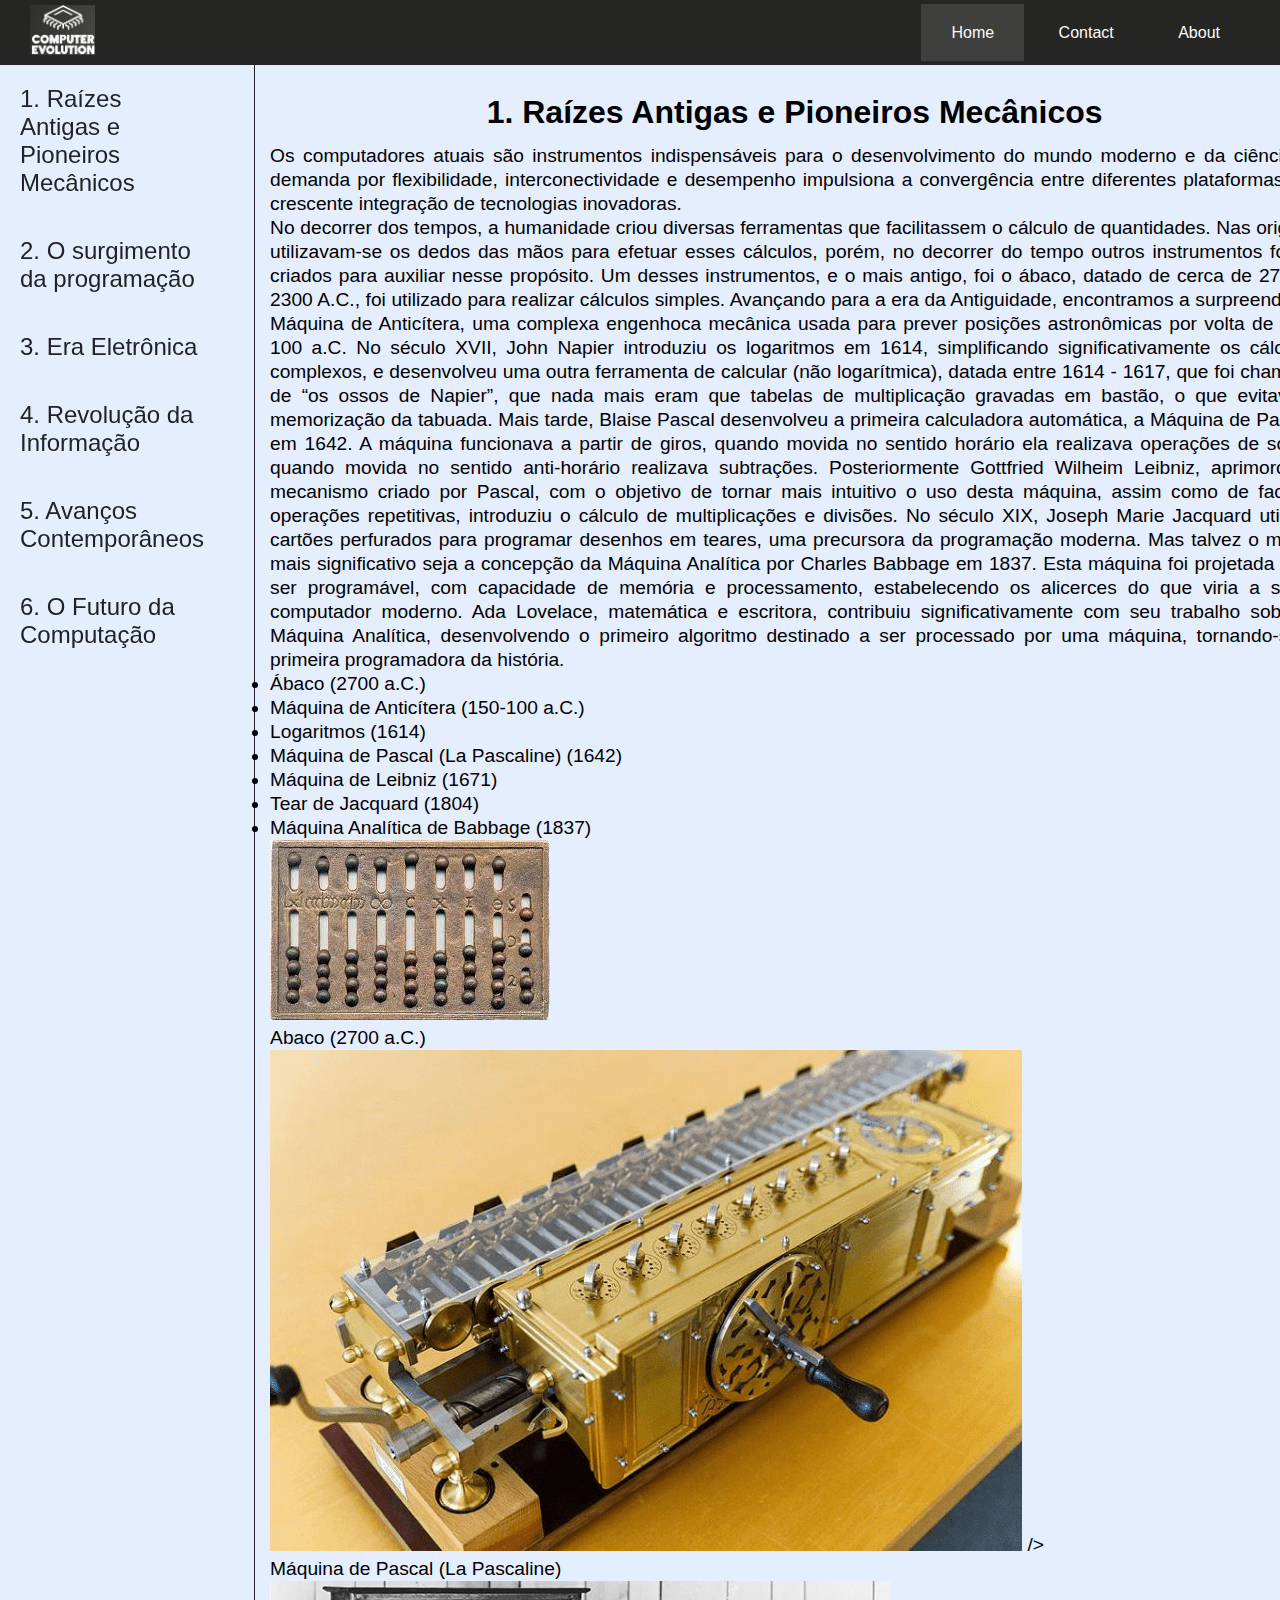
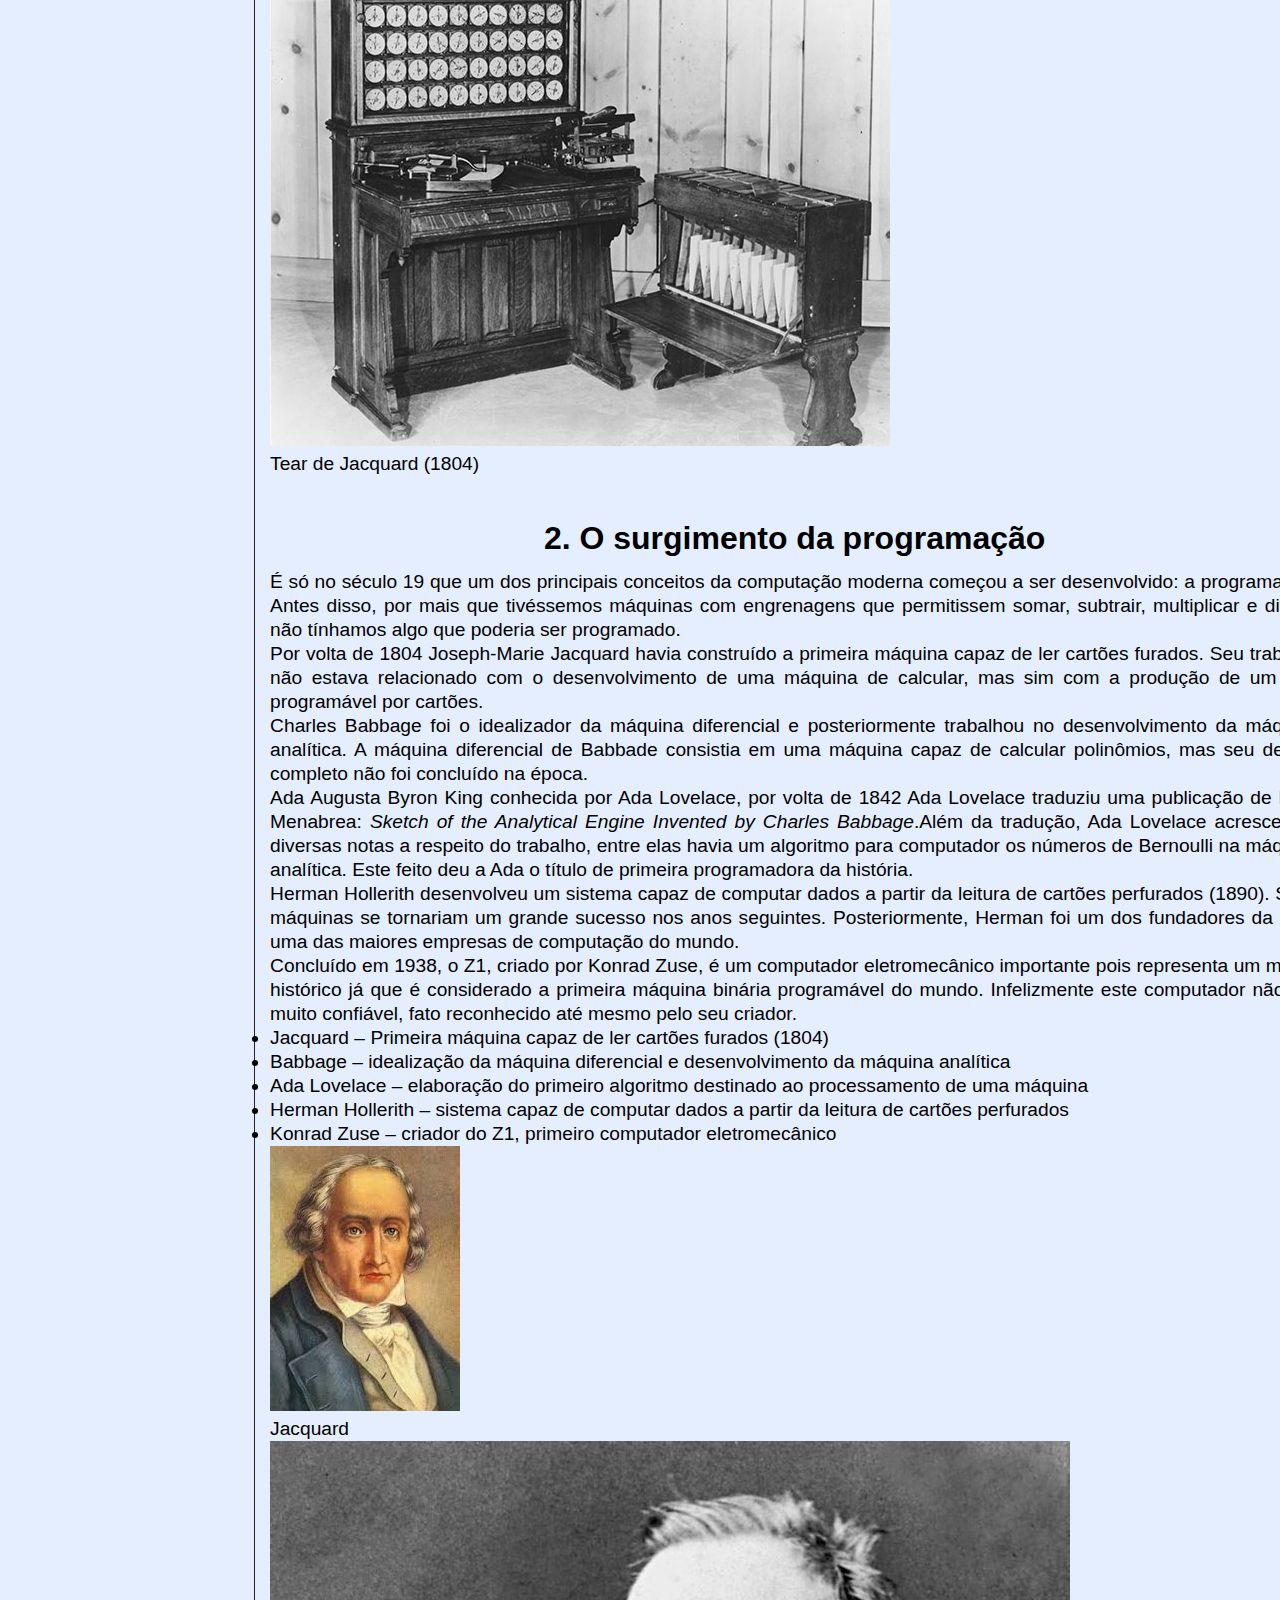
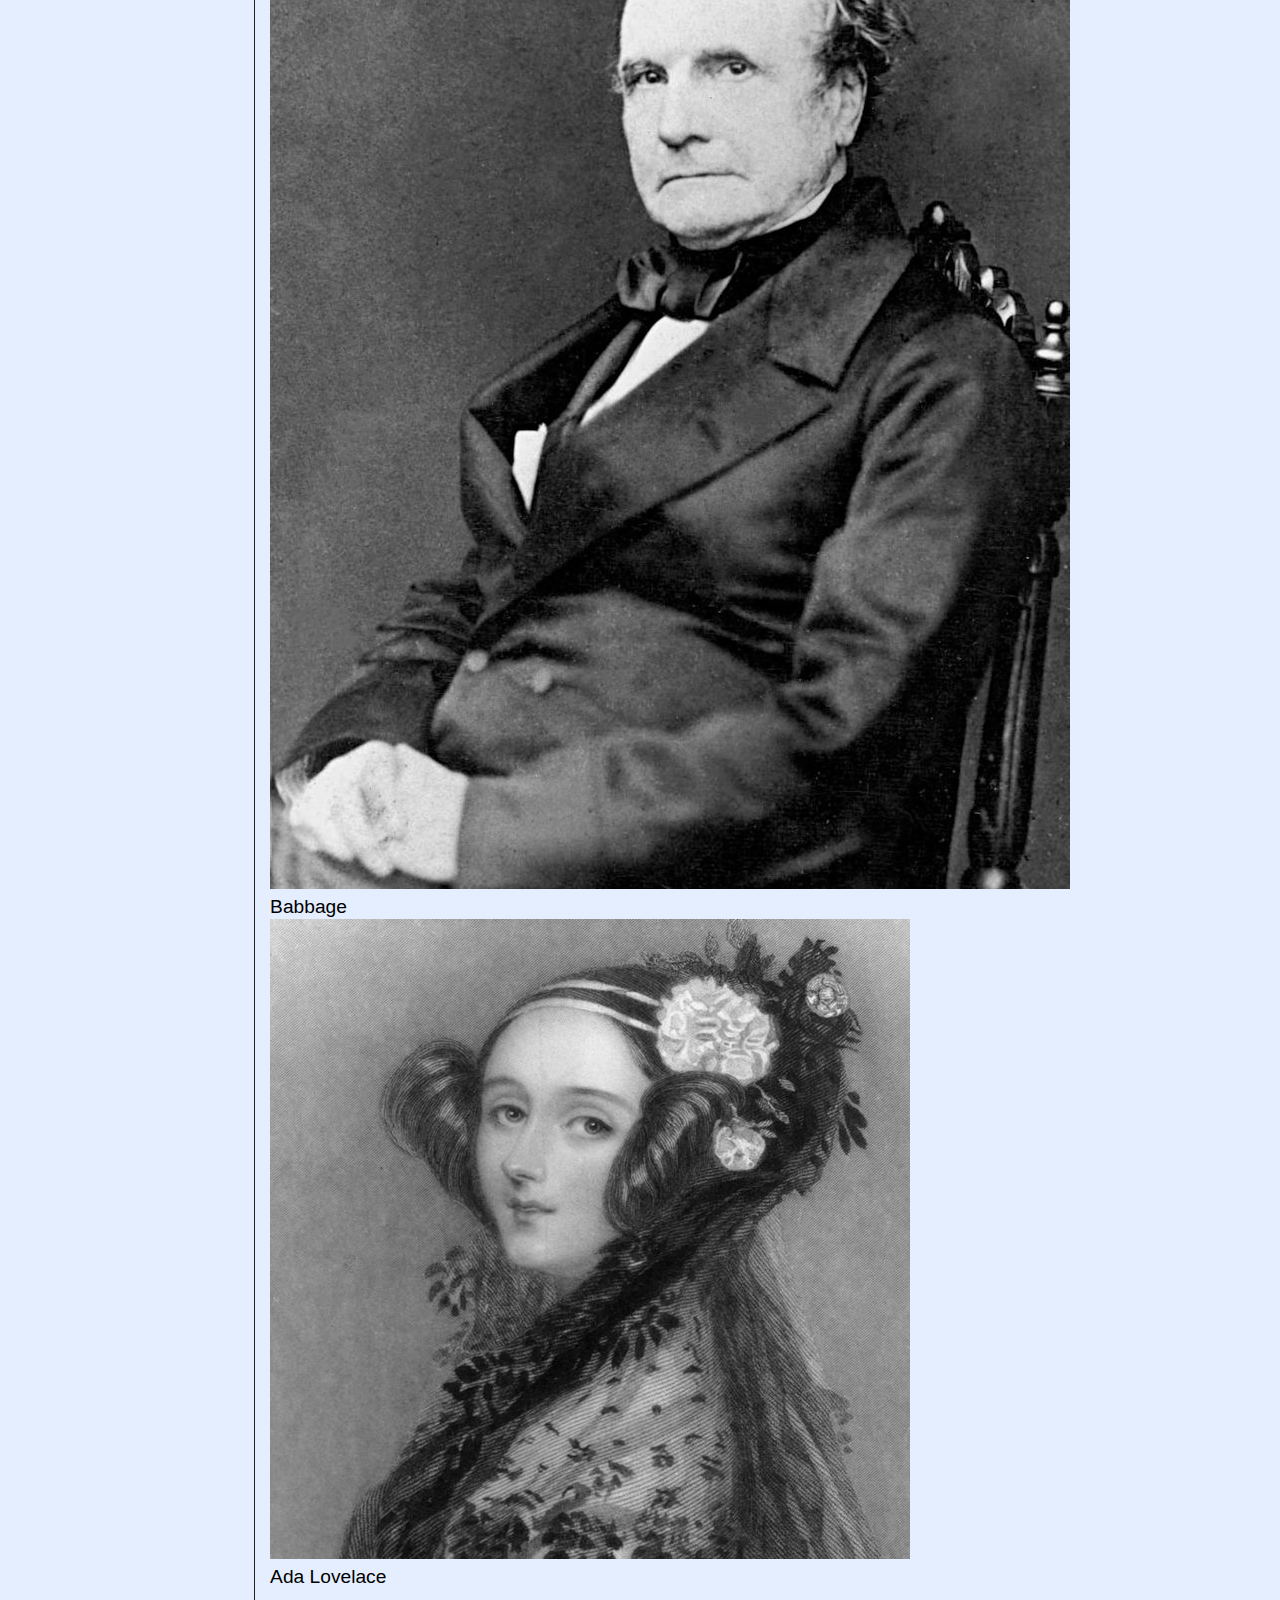
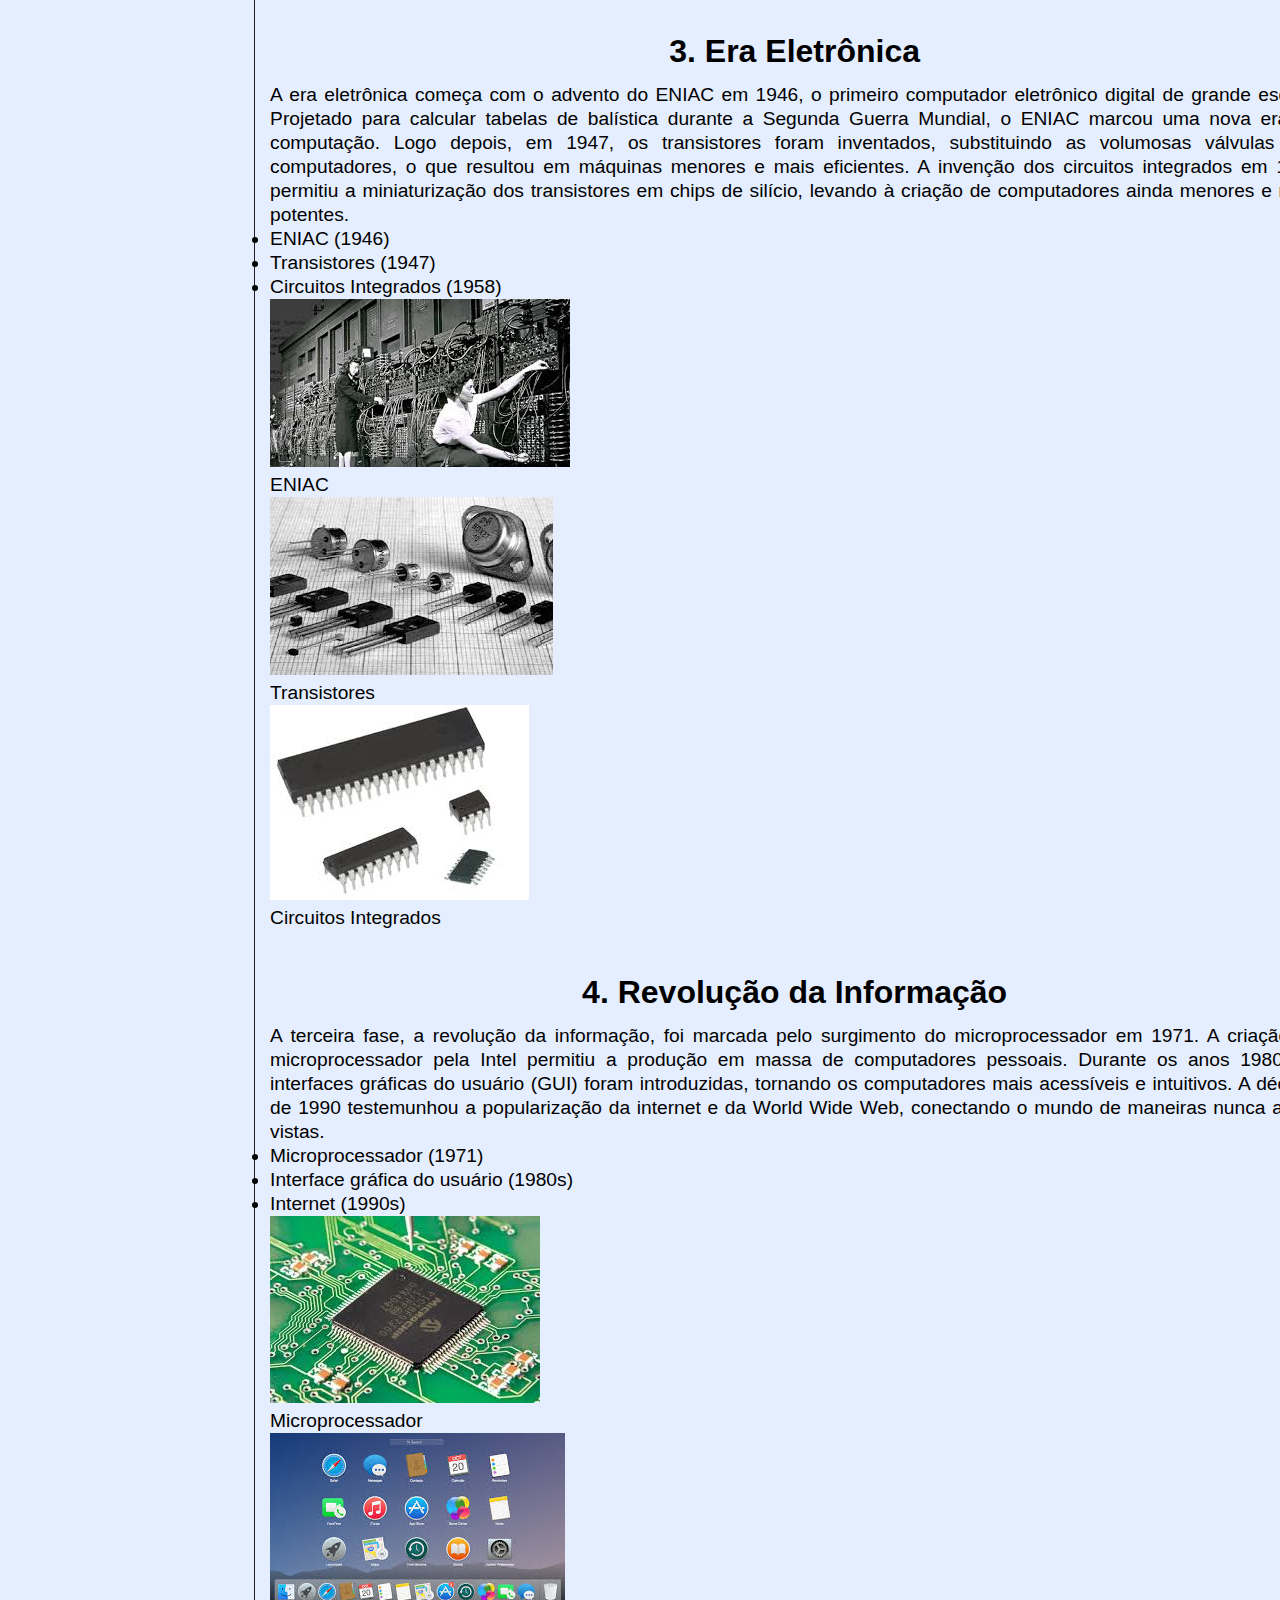
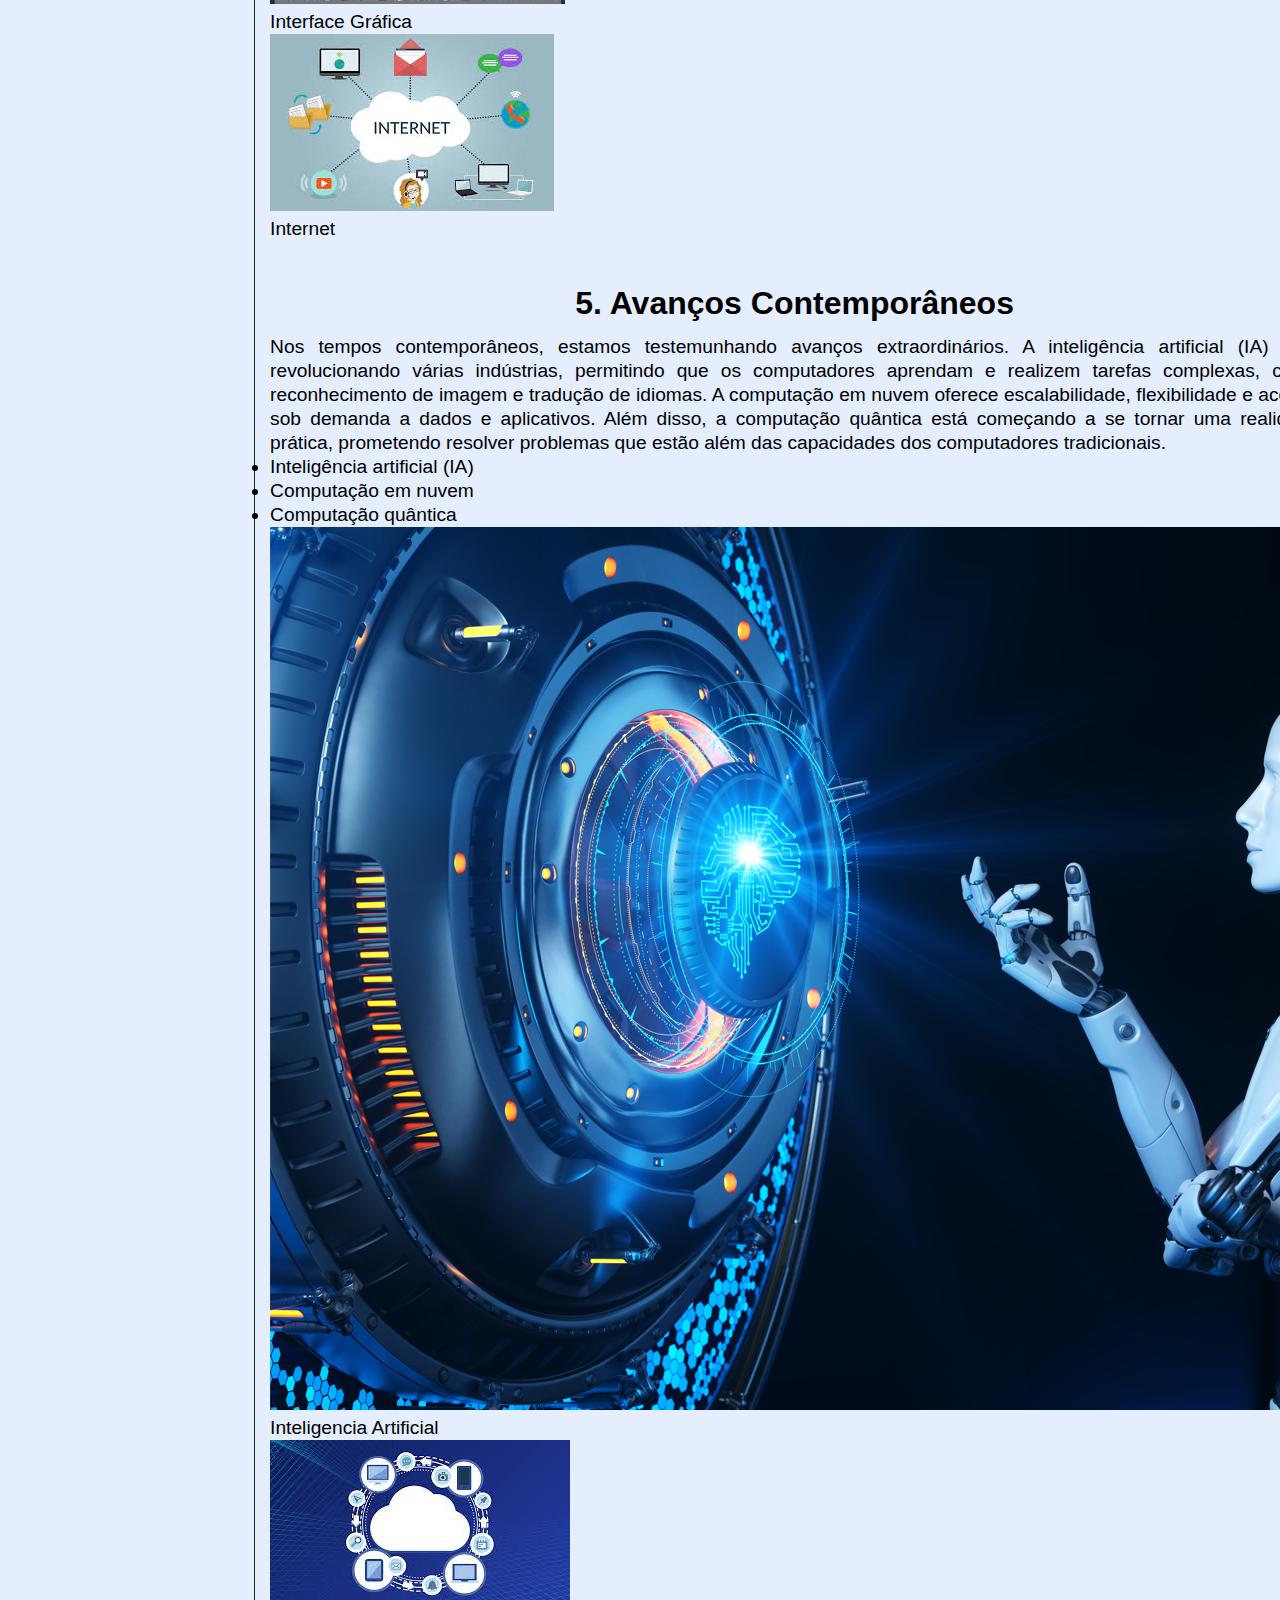
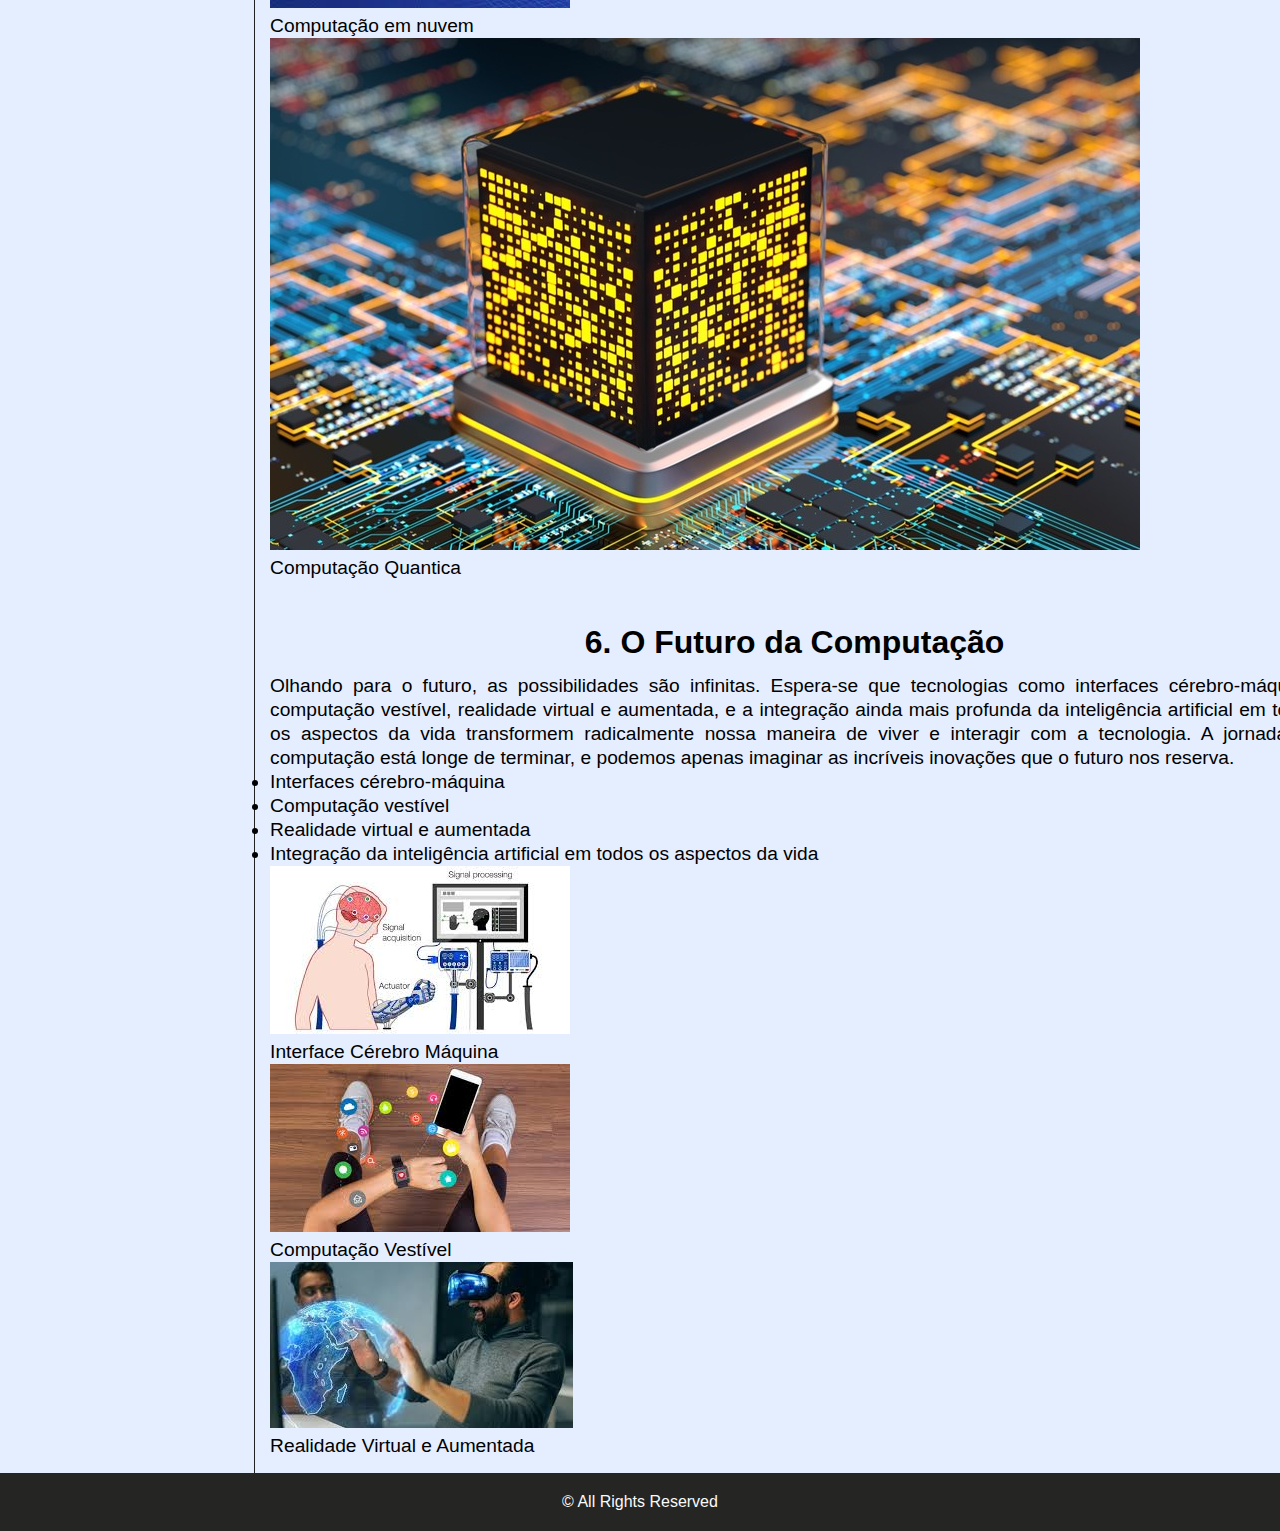
<file: index.html>
<!DOCTYPE html>
<html lang="en">
  <head>
    <meta charset="UTF-8" />
    <meta name="viewport" content="width=device-width, initial-scale=1.0" />
    <title>Computer History</title>
    <link rel="icon" href="../Assets/Icons/processor.ico">
    <link rel="stylesheet" href="../css/base-styling.css" />
    <link rel="stylesheet" href="../css/navbar.css" />
    <link rel="stylesheet" href="../css/index-page.css" />
    <link rel="stylesheet" href="../css/footer.css" />
  </head>

  <body>
    <header>
      <h3 class="logo"><a href="./index.html"><img src="/Assets/Images/content/evolution-logo.png" alt="Computer Evolution Logo"></a></h3>
      <nav class="nav">
        <ul>
          <li><a class="nav-links active" href="./index.html">Home</a></li>
          <li><a class="nav-links" href="./contact.html">Contact</a></li>
          <li><a class="nav-links" href="./about.html">About</a></li>
        </ul>
      </nav>
    </header>

    <main class="content">
      <aside class="navigation-menu">
        <ul>
          <li><a href="#first">1. Raízes Antigas e Pioneiros Mecânicos</a></li>
          <li><a href="#second">2. O surgimento da programação</a></li>
          <li><a href="#third">3. Era Eletrônica</a></li>
          <li><a href="#fourth">4. Revolução da Informação</a></li>
          <li><a href="#fifth">5. Avanços Contemporâneos</a></li>
          <li><a href="#sixth">6. O Futuro da Computação</a></li>
        </ul>
      </aside>
      <article>
        <section id="first">
          <h1 class="heading">1. Raízes Antigas e Pioneiros Mecânicos</h1>
          <p>
            Os computadores atuais são instrumentos indispensáveis para o
            desenvolvimento do mundo moderno e da ciência. A demanda por
            flexibilidade, interconectividade e desempenho impulsiona a
            convergência entre diferentes plataformas e a crescente integração
            de tecnologias inovadoras.
          </p>
          <p>
            No decorrer dos tempos, a humanidade criou diversas ferramentas que
            facilitassem o cálculo de quantidades. Nas origens utilizavam-se os
            dedos das mãos para efetuar esses cálculos, porém, no decorrer do
            tempo outros instrumentos foram criados para auxiliar nesse
            propósito. Um desses instrumentos, e o mais antigo, foi o ábaco,
            datado de cerca de 2700 a 2300 A.C., foi utilizado para realizar
            cálculos simples. Avançando para a era da Antiguidade, encontramos a
            surpreendente Máquina de Anticítera, uma complexa engenhoca mecânica
            usada para prever posições astronômicas por volta de 150-100 a.C. No
            século XVII, John Napier introduziu os logaritmos em 1614,
            simplificando significativamente os cálculos complexos, e
            desenvolveu uma outra ferramenta de calcular (não logarítmica),
            datada entre 1614 - 1617, que foi chamada de “os ossos de Napier”,
            que nada mais eram que tabelas de multiplicação gravadas em bastão,
            o que evitava a memorização da tabuada. Mais tarde, Blaise Pascal
            desenvolveu a primeira calculadora automática, a Máquina de Pascal,
            em 1642. A máquina funcionava a partir de giros, quando movida no
            sentido horário ela realizava operações de soma, quando movida no
            sentido anti-horário realizava subtrações. Posteriormente Gottfried
            Wilheim Leibniz, aprimorou o mecanismo criado por Pascal, com o
            objetivo de tornar mais intuitivo o uso desta máquina, assim como de
            facilitar operações repetitivas, introduziu o cálculo de
            multiplicações e divisões. No século XIX, Joseph Marie Jacquard
            utilizou cartões perfurados para programar desenhos em teares, uma
            precursora da programação moderna. Mas talvez o marco mais
            significativo seja a concepção da Máquina Analítica por Charles
            Babbage em 1837. Esta máquina foi projetada para ser programável,
            com capacidade de memória e processamento, estabelecendo os
            alicerces do que viria a ser o computador moderno. Ada Lovelace,
            matemática e escritora, contribuiu significativamente com seu
            trabalho sobre a Máquina Analítica, desenvolvendo o primeiro
            algoritmo destinado a ser processado por uma máquina, tornando-se a
            primeira programadora da história.
          </p>
          <ul class="list-main-context">
            <li>Ábaco (2700 a.C.)</li>
            <li>Máquina de Anticítera (150-100 a.C.)</li>
            <li>Logaritmos (1614)</li>
            <li>Máquina de Pascal (La Pascaline) (1642)</li>
            <li>Máquina de Leibniz (1671)</li>
            <li>Tear de Jacquard (1804)</li>
            <li>Máquina Analítica de Babbage (1837)</li>
          </ul>
          <div class="image-box">
            <img src="../Assets/Images/content/abaco.jpeg" alt="Abaco" />
            <p>Abaco (2700 a.C.)</p>
          </div>

          <div class="image-box">
            <img
              src="../Assets/Images/content/maquina-pascal.png"
              alt="Máquina de Pascal" />
            />
            <p>Máquina de Pascal (La Pascaline)</p>
          </div>

          <div class="image-box">
            <img
              src="../Assets/Images/content/tear-de-jacquard.jpeg"
              alt="Tear de Jacquard"
            />
            <p>Tear de Jacquard (1804)</p>
          </div>
        </section>

        <section id="second">
          <h1 class="heading">2. O surgimento da programação</h1>

          <p>
            É só no século 19 que um dos principais conceitos da computação
            moderna começou a ser desenvolvido: a programação. Antes disso, por
            mais que tivéssemos máquinas com engrenagens que permitissem somar,
            subtrair, multiplicar e dividir, não tínhamos algo que poderia ser
            programado.
          </p>

          <p>
            Por volta de 1804 Joseph-Marie Jacquard havia construído a primeira
            máquina capaz de ler cartões furados. Seu trabalho não estava
            relacionado com o desenvolvimento de uma máquina de calcular, mas
            sim com a produção de um tear programável por cartões.
          </p>

          <p>
            Charles Babbage foi o idealizador da máquina diferencial e
            posteriormente trabalhou no desenvolvimento da máquina analítica. A
            máquina diferencial de Babbade consistia em uma máquina capaz de
            calcular polinômios, mas seu design completo não foi concluído na
            época.
          </p>

          <p>
            Ada Augusta Byron King conhecida por Ada Lovelace, por volta de 1842
            Ada Lovelace traduziu uma publicação de Luigi Menabrea:
            <em>Sketch of the Analytical Engine Invented by Charles Babbage</em
            >.Além da tradução, Ada Lovelace acrescentou diversas notas a
            respeito do trabalho, entre elas havia um algoritmo para computador
            os números de Bernoulli na máquina analítica. Este feito deu a Ada o
            título de primeira programadora da história.
          </p>

          <p>
            Herman Hollerith desenvolveu um sistema capaz de computar dados a
            partir da leitura de cartões perfurados (1890). Suas máquinas se
            tornariam um grande sucesso nos anos seguintes. Posteriormente,
            Herman foi um dos fundadores da IBM, uma das maiores empresas de
            computação do mundo.
          </p>

          <p>
            Concluído em 1938, o Z1, criado por Konrad Zuse, é um computador
            eletromecânico importante pois representa um marco histórico já que
            é considerado a primeira máquina binária programável do mundo.
            Infelizmente este computador não era muito confiável, fato
            reconhecido até mesmo pelo seu criador.
          </p>

          <ul class="list-main-context">
            <li>
              Jacquard – Primeira máquina capaz de ler cartões furados (1804)
            </li>
            <li>
              Babbage – idealização da máquina diferencial e desenvolvimento da
              máquina analítica
            </li>
            <li>
              Ada Lovelace – elaboração do primeiro algoritmo destinado ao
              processamento de uma máquina
            </li>
            <li>
              Herman Hollerith – sistema capaz de computar dados a partir da
              leitura de cartões perfurados
            </li>
            <li>
              Konrad Zuse – criador do Z1, primeiro computador eletromecânico
            </li>
          </ul>

          <div class="image-box">
            <img
              src="../Assets/Images/content/joseph.jpeg"
              alt="Joseph Jacquard"
            />
            <p>Jacquard</p>
          </div>

          <div class="image-box">
            <img
              src="../Assets/Images/content/babbage.jpg"
              alt="Chares Babbage"
            />
            <p>Babbage</p>
          </div>
          <div class="image-box">
            <img
              src="../Assets/Images/content/lovelace.jpg"
              alt="Ada Lovelace"
            />
            <p>Ada Lovelace</p>
          </div>
        </section>

        <section id="third">
          <h1 class="heading">3. Era Eletrônica</h1>

          <p>
            A era eletrônica começa com o advento do ENIAC em 1946, o primeiro
            computador eletrônico digital de grande escala. Projetado para
            calcular tabelas de balística durante a Segunda Guerra Mundial, o
            ENIAC marcou uma nova era na computação. Logo depois, em 1947, os
            transistores foram inventados, substituindo as volumosas válvulas
            nos computadores, o que resultou em máquinas menores e mais
            eficientes. A invenção dos circuitos integrados em 1958 permitiu a
            miniaturização dos transistores em chips de silício, levando à
            criação de computadores ainda menores e mais potentes.
          </p>

          <ul class="list-main-context">
            <li>ENIAC (1946)</li>
            <li>Transistores (1947)</li>
            <li>Circuitos Integrados (1958)</li>
          </ul>

          <div class="image-box">
            <img src="../Assets/Images/content/eniac.jpeg" alt="Eniac" />
            <p>ENIAC</p>
          </div>

          <div class="image-box">
            <img
              src="../Assets/Images/content/transistores.jpeg"
              alt="Transistores"
            />
            <p>Transistores</p>
          </div>

          <div class="image-box">
            <img
              src="../Assets/Images/content/circuitos.jpeg"
              alt="Circuitos Integrados"
            />
            <p>Circuitos Integrados</p>
          </div>
        </section>

        <section id="fourth">
          <h1 class="heading">4. Revolução da Informação</h1>

          <p>
            A terceira fase, a revolução da informação, foi marcada pelo
            surgimento do microprocessador em 1971. A criação do
            microprocessador pela Intel permitiu a produção em massa de
            computadores pessoais. Durante os anos 1980, as interfaces gráficas
            do usuário (GUI) foram introduzidas, tornando os computadores mais
            acessíveis e intuitivos. A década de 1990 testemunhou a
            popularização da internet e da World Wide Web, conectando o mundo de
            maneiras nunca antes vistas.
          </p>

          <ul class="list-main-context">
            <li>Microprocessador (1971)</li>
            <li>Interface gráfica do usuário (1980s)</li>
            <li>Internet (1990s)</li>
          </ul>

          <div class="image-box">
            <img
              src="../Assets/Images/content/processador.jpeg"
              alt="Microprocessador"
            />
            <p>Microprocessador</p>
          </div>

          <div class="image-box">
            <img
              src="../Assets/Images/content/interface.jpeg"
              alt="Interface Gráfica"
            />
            <p>Interface Gráfica</p>
          </div>

          <div class="image-box">
            <img
              src="../Assets/Images/content/internet.jpeg"
              alt="Internet"
            />
            <p>Internet</p>
          </div>
        </section>

        <section id="fifth">
          <h1 class="heading">5. Avanços Contemporâneos</h1>

          <p>
            Nos tempos contemporâneos, estamos testemunhando avanços
            extraordinários. A inteligência artificial (IA) está revolucionando
            várias indústrias, permitindo que os computadores aprendam e
            realizem tarefas complexas, como reconhecimento de imagem e tradução
            de idiomas. A computação em nuvem oferece escalabilidade,
            flexibilidade e acesso sob demanda a dados e aplicativos. Além
            disso, a computação quântica está começando a se tornar uma
            realidade prática, prometendo resolver problemas que estão além das
            capacidades dos computadores tradicionais.
          </p>

          <ul class="list-main-context">
            <li>Inteligência artificial (IA)</li>
            <li>Computação em nuvem</li>
            <li>Computação quântica</li>
          </ul>

          <div class="image-box">
            <img
              src="../Assets/Images/content/ia.png"
              alt="Inteligencia Artificial"
            />
            <p>Inteligencia Artificial</p>
          </div>

          <div class="image-box">
            <img
              src="../Assets/Images/content/nuvem.jpeg"
              alt="Computação em nuvem"
            />
            <p>Computação em nuvem</p>
          </div>

          <div class="image-box">
            <img
              src="../Assets/Images/content/quantica.jpeg"
              alt="Computação Quantica"
            />
            <p>Computação Quantica</p>
          </div>
          
        </section>

        <section id="sixth">
          <h1 class="heading">6. O Futuro da Computação</h1>

          <p>
            Olhando para o futuro, as possibilidades são infinitas. Espera-se
            que tecnologias como interfaces cérebro-máquina, computação
            vestível, realidade virtual e aumentada, e a integração ainda mais
            profunda da inteligência artificial em todos os aspectos da vida
            transformem radicalmente nossa maneira de viver e interagir com a
            tecnologia. A jornada da computação está longe de terminar, e
            podemos apenas imaginar as incríveis inovações que o futuro nos
            reserva.
          </p>

          <ul class="list-main-context">
            <li>Interfaces cérebro-máquina</li>
            <li>Computação vestível</li>
            <li>Realidade virtual e aumentada</li>
            <li>
              Integração da inteligência artificial em todos os aspectos da vida
            </li>
          </ul>

          <div class="image-box">
            <img
              src="../Assets/Images/content/cerebro-maquina.jpeg"
              alt="Interface Cerebro Máquina"
            />
            <p>Interface Cérebro Máquina</p>
          </div>

          <div class="image-box">
            <img
              src="../Assets/Images/content/vestivel.jpeg"
              alt="Computação Vestível"
            />
            <p>Computação Vestível</p>
          </div>

          <div class="image-box">
            <img
              src="../Assets/Images/content/realidade.jpeg"
              alt="Realidade Virtual e Aumentada"
            />
            <p>Realidade Virtual e Aumentada</p>
          </div>
        </section>
      </article>
    </main>

    <footer>
      <p>© All Rights Reserved</p>
    </footer>
  </body>
</html>
</file>
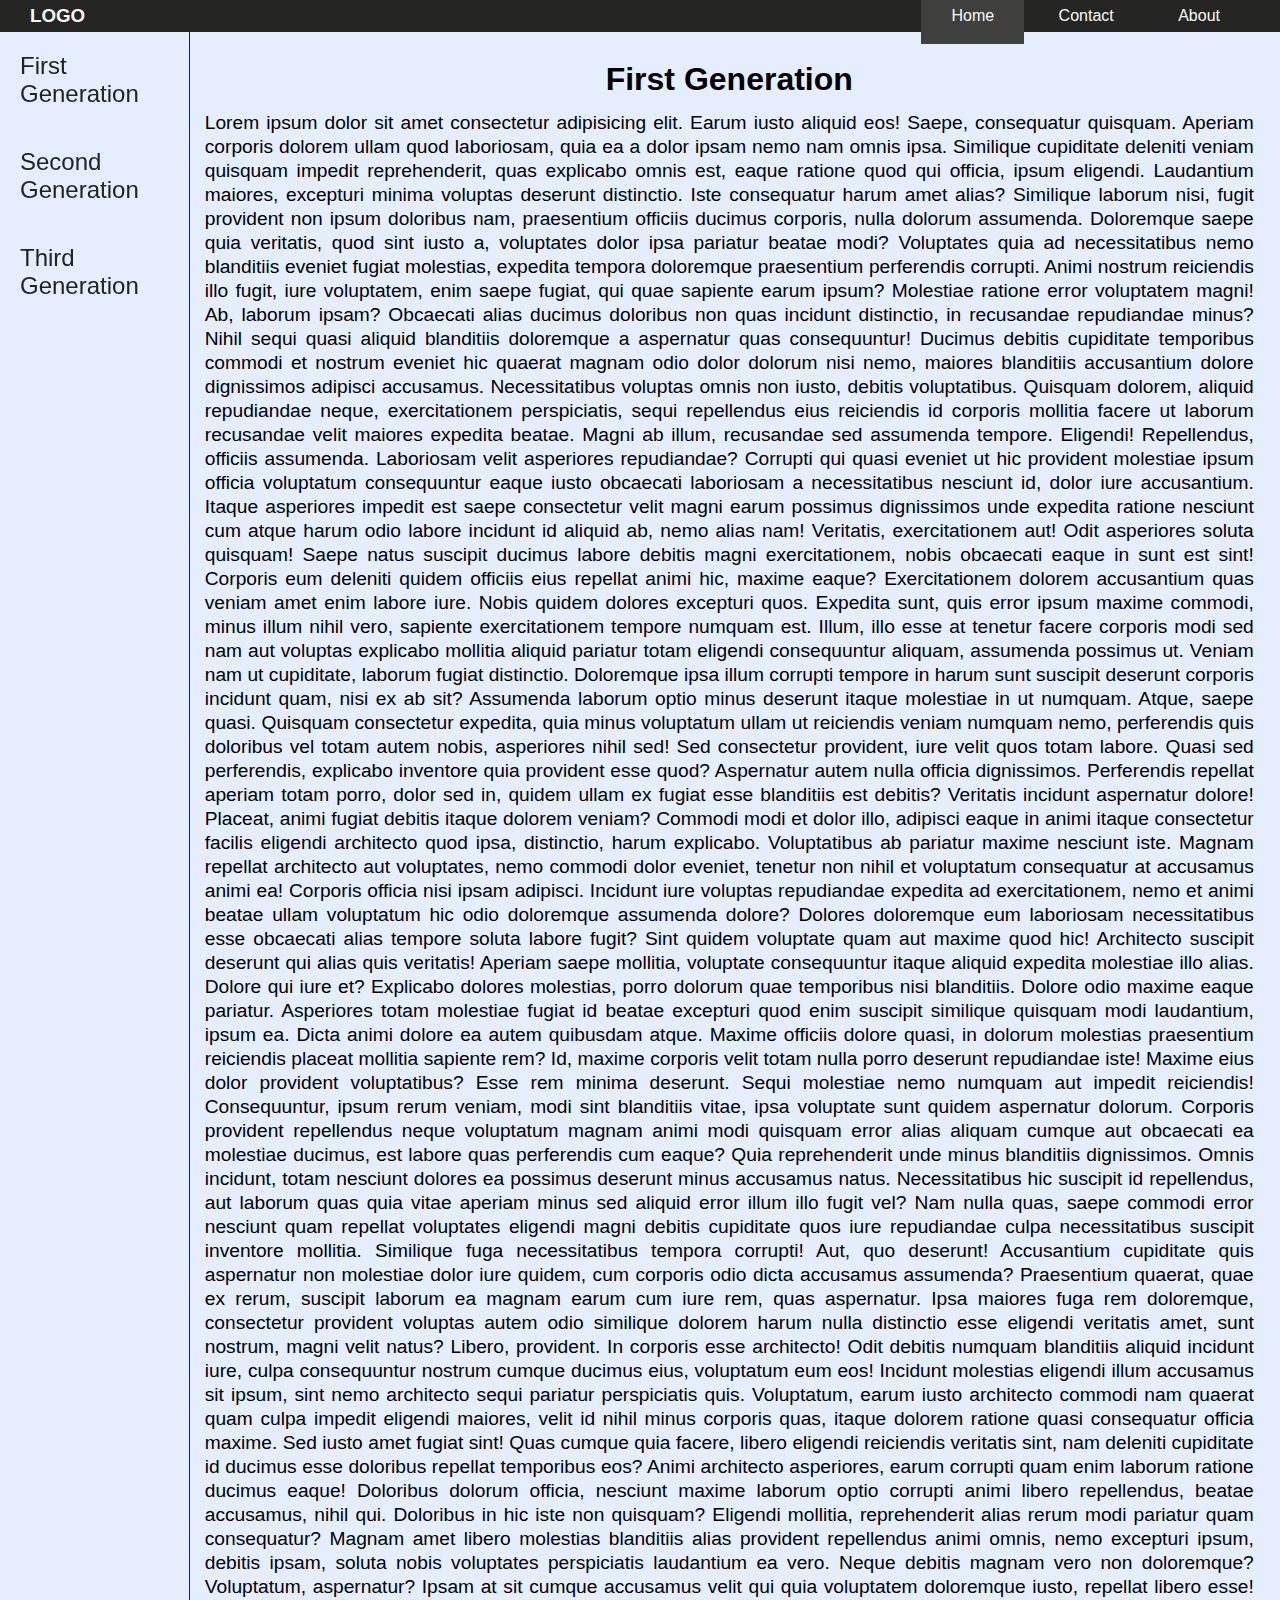
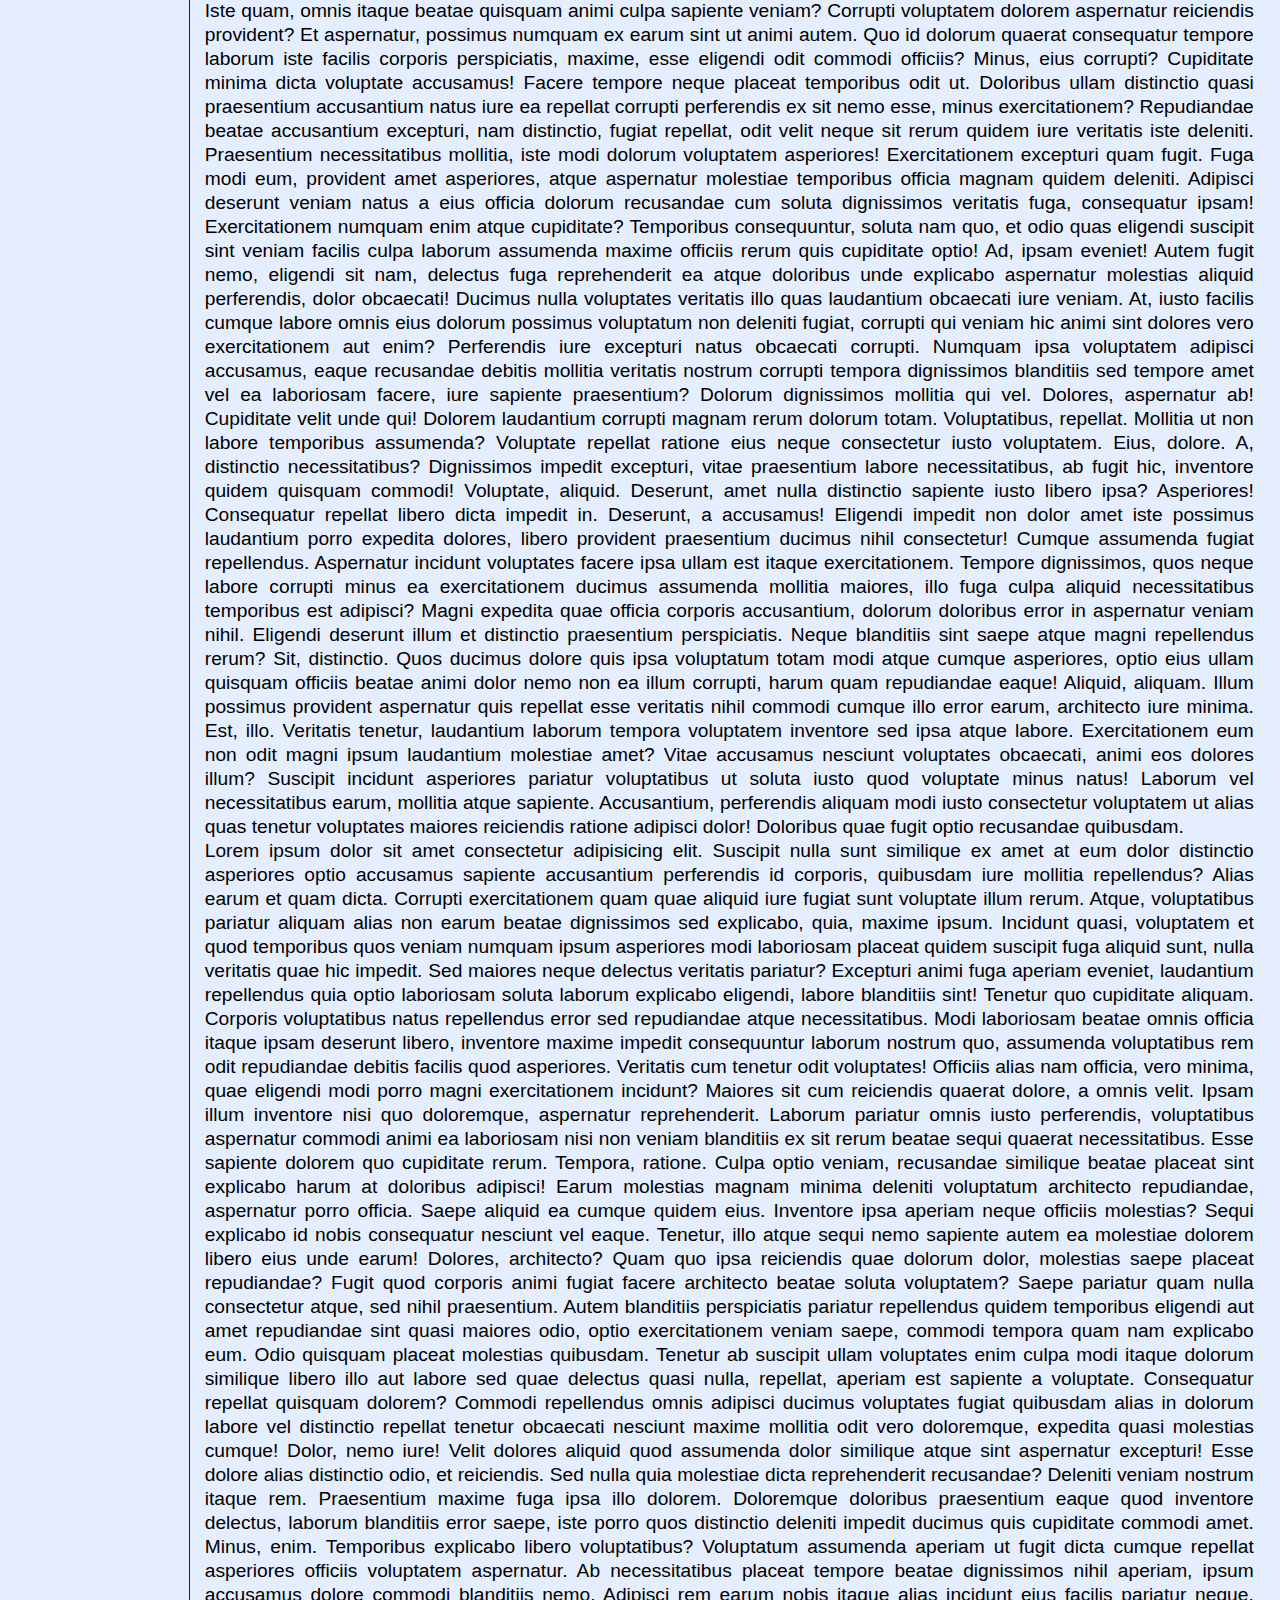
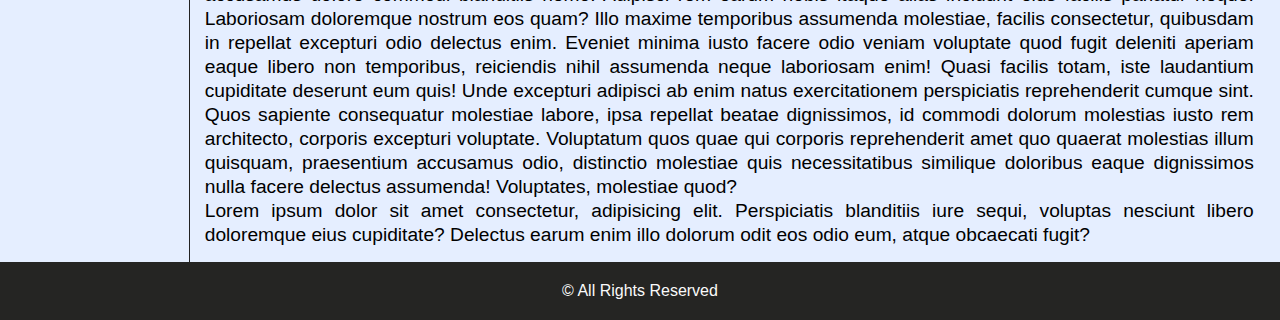
<file: html/index.html>
<!DOCTYPE html>
<html lang="en">
  <head>
    <meta charset="UTF-8" />
    <meta name="viewport" content="width=device-width, initial-scale=1.0" />
    <title>Computer History</title>
    <link rel="stylesheet" href="../css/base-styling.css"/>
    <link rel="stylesheet" href="../css/navbar.css"/>
    <link rel="stylesheet" href="../css/index-page.css"/>
    <link rel="stylesheet" href="../css/footer.css"/>
  </head>

  <body>
    <header>
      <h3 class="logo">LOGO</h3>
      <nav class="nav">
        <ul>
          <li><a class="nav-links active" href="./index.html">Home</a></li>
          <li><a class="nav-links" href="./contact.html">Contact</a></li>
          <li><a class="nav-links" href="./about.html">About</a></li>
        </ul>
      </nav>
    </header>

    <main class="content">
      <aside class="navigation-menu">
        <ul>
          <li><a href="#">First Generation</a></li>
          <li><a href="#">Second Generation</a></li>
          <li><a href="#">Third Generation</a></li>
        </ul>
      </aside>
      <article>
        <section>
          <h1 class="heading">First Generation</h1>
          <p>
            Lorem ipsum dolor sit amet consectetur adipisicing elit. Earum iusto
            aliquid eos! Saepe, consequatur quisquam. Aperiam corporis dolorem
            ullam quod laboriosam, quia ea a dolor ipsam nemo nam omnis ipsa.
            Similique cupiditate deleniti veniam quisquam impedit reprehenderit,
            quas explicabo omnis est, eaque ratione quod qui officia, ipsum
            eligendi. Laudantium maiores, excepturi minima voluptas deserunt
            distinctio. Iste consequatur harum amet alias? Similique laborum
            nisi, fugit provident non ipsum doloribus nam, praesentium officiis
            ducimus corporis, nulla dolorum assumenda. Doloremque saepe quia
            veritatis, quod sint iusto a, voluptates dolor ipsa pariatur beatae
            modi? Voluptates quia ad necessitatibus nemo blanditiis eveniet
            fugiat molestias, expedita tempora doloremque praesentium
            perferendis corrupti. Animi nostrum reiciendis illo fugit, iure
            voluptatem, enim saepe fugiat, qui quae sapiente earum ipsum?
            Molestiae ratione error voluptatem magni! Ab, laborum ipsam?
            Obcaecati alias ducimus doloribus non quas incidunt distinctio, in
            recusandae repudiandae minus? Nihil sequi quasi aliquid blanditiis
            doloremque a aspernatur quas consequuntur! Ducimus debitis
            cupiditate temporibus commodi et nostrum eveniet hic quaerat magnam
            odio dolor dolorum nisi nemo, maiores blanditiis accusantium dolore
            dignissimos adipisci accusamus. Necessitatibus voluptas omnis non
            iusto, debitis voluptatibus. Quisquam dolorem, aliquid repudiandae
            neque, exercitationem perspiciatis, sequi repellendus eius
            reiciendis id corporis mollitia facere ut laborum recusandae velit
            maiores expedita beatae. Magni ab illum, recusandae sed assumenda
            tempore. Eligendi! Repellendus, officiis assumenda. Laboriosam velit
            asperiores repudiandae? Corrupti qui quasi eveniet ut hic provident
            molestiae ipsum officia voluptatum consequuntur eaque iusto
            obcaecati laboriosam a necessitatibus nesciunt id, dolor iure
            accusantium. Itaque asperiores impedit est saepe consectetur velit
            magni earum possimus dignissimos unde expedita ratione nesciunt cum
            atque harum odio labore incidunt id aliquid ab, nemo alias nam!
            Veritatis, exercitationem aut! Odit asperiores soluta quisquam!
            Saepe natus suscipit ducimus labore debitis magni exercitationem,
            nobis obcaecati eaque in sunt est sint! Corporis eum deleniti quidem
            officiis eius repellat animi hic, maxime eaque? Exercitationem
            dolorem accusantium quas veniam amet enim labore iure. Nobis quidem
            dolores excepturi quos. Expedita sunt, quis error ipsum maxime
            commodi, minus illum nihil vero, sapiente exercitationem tempore
            numquam est. Illum, illo esse at tenetur facere corporis modi sed
            nam aut voluptas explicabo mollitia aliquid pariatur totam eligendi
            consequuntur aliquam, assumenda possimus ut. Veniam nam ut
            cupiditate, laborum fugiat distinctio. Doloremque ipsa illum
            corrupti tempore in harum sunt suscipit deserunt corporis incidunt
            quam, nisi ex ab sit? Assumenda laborum optio minus deserunt itaque
            molestiae in ut numquam. Atque, saepe quasi. Quisquam consectetur
            expedita, quia minus voluptatum ullam ut reiciendis veniam numquam
            nemo, perferendis quis doloribus vel totam autem nobis, asperiores
            nihil sed! Sed consectetur provident, iure velit quos totam labore.
            Quasi sed perferendis, explicabo inventore quia provident esse quod?
            Aspernatur autem nulla officia dignissimos. Perferendis repellat
            aperiam totam porro, dolor sed in, quidem ullam ex fugiat esse
            blanditiis est debitis? Veritatis incidunt aspernatur dolore!
            Placeat, animi fugiat debitis itaque dolorem veniam? Commodi modi et
            dolor illo, adipisci eaque in animi itaque consectetur facilis
            eligendi architecto quod ipsa, distinctio, harum explicabo.
            Voluptatibus ab pariatur maxime nesciunt iste. Magnam repellat
            architecto aut voluptates, nemo commodi dolor eveniet, tenetur non
            nihil et voluptatum consequatur at accusamus animi ea! Corporis
            officia nisi ipsam adipisci. Incidunt iure voluptas repudiandae
            expedita ad exercitationem, nemo et animi beatae ullam voluptatum
            hic odio doloremque assumenda dolore? Dolores doloremque eum
            laboriosam necessitatibus esse obcaecati alias tempore soluta labore
            fugit? Sint quidem voluptate quam aut maxime quod hic! Architecto
            suscipit deserunt qui alias quis veritatis! Aperiam saepe mollitia,
            voluptate consequuntur itaque aliquid expedita molestiae illo alias.
            Dolore qui iure et? Explicabo dolores molestias, porro dolorum quae
            temporibus nisi blanditiis. Dolore odio maxime eaque pariatur.
            Asperiores totam molestiae fugiat id beatae excepturi quod enim
            suscipit similique quisquam modi laudantium, ipsum ea. Dicta animi
            dolore ea autem quibusdam atque. Maxime officiis dolore quasi, in
            dolorum molestias praesentium reiciendis placeat mollitia sapiente
            rem? Id, maxime corporis velit totam nulla porro deserunt
            repudiandae iste! Maxime eius dolor provident voluptatibus? Esse rem
            minima deserunt. Sequi molestiae nemo numquam aut impedit
            reiciendis! Consequuntur, ipsum rerum veniam, modi sint blanditiis
            vitae, ipsa voluptate sunt quidem aspernatur dolorum. Corporis
            provident repellendus neque voluptatum magnam animi modi quisquam
            error alias aliquam cumque aut obcaecati ea molestiae ducimus, est
            labore quas perferendis cum eaque? Quia reprehenderit unde minus
            blanditiis dignissimos. Omnis incidunt, totam nesciunt dolores ea
            possimus deserunt minus accusamus natus. Necessitatibus hic suscipit
            id repellendus, aut laborum quas quia vitae aperiam minus sed
            aliquid error illum illo fugit vel? Nam nulla quas, saepe commodi
            error nesciunt quam repellat voluptates eligendi magni debitis
            cupiditate quos iure repudiandae culpa necessitatibus suscipit
            inventore mollitia. Similique fuga necessitatibus tempora corrupti!
            Aut, quo deserunt! Accusantium cupiditate quis aspernatur non
            molestiae dolor iure quidem, cum corporis odio dicta accusamus
            assumenda? Praesentium quaerat, quae ex rerum, suscipit laborum ea
            magnam earum cum iure rem, quas aspernatur. Ipsa maiores fuga rem
            doloremque, consectetur provident voluptas autem odio similique
            dolorem harum nulla distinctio esse eligendi veritatis amet, sunt
            nostrum, magni velit natus? Libero, provident. In corporis esse
            architecto! Odit debitis numquam blanditiis aliquid incidunt iure,
            culpa consequuntur nostrum cumque ducimus eius, voluptatum eum eos!
            Incidunt molestias eligendi illum accusamus sit ipsum, sint nemo
            architecto sequi pariatur perspiciatis quis. Voluptatum, earum iusto
            architecto commodi nam quaerat quam culpa impedit eligendi maiores,
            velit id nihil minus corporis quas, itaque dolorem ratione quasi
            consequatur officia maxime. Sed iusto amet fugiat sint! Quas cumque
            quia facere, libero eligendi reiciendis veritatis sint, nam deleniti
            cupiditate id ducimus esse doloribus repellat temporibus eos? Animi
            architecto asperiores, earum corrupti quam enim laborum ratione
            ducimus eaque! Doloribus dolorum officia, nesciunt maxime laborum
            optio corrupti animi libero repellendus, beatae accusamus, nihil
            qui. Doloribus in hic iste non quisquam? Eligendi mollitia,
            reprehenderit alias rerum modi pariatur quam consequatur? Magnam
            amet libero molestias blanditiis alias provident repellendus animi
            omnis, nemo excepturi ipsum, debitis ipsam, soluta nobis voluptates
            perspiciatis laudantium ea vero. Neque debitis magnam vero non
            doloremque? Voluptatum, aspernatur? Ipsam at sit cumque accusamus
            velit qui quia voluptatem doloremque iusto, repellat libero esse!
            Iste quam, omnis itaque beatae quisquam animi culpa sapiente veniam?
            Corrupti voluptatem dolorem aspernatur reiciendis provident? Et
            aspernatur, possimus numquam ex earum sint ut animi autem. Quo id
            dolorum quaerat consequatur tempore laborum iste facilis corporis
            perspiciatis, maxime, esse eligendi odit commodi officiis? Minus,
            eius corrupti? Cupiditate minima dicta voluptate accusamus! Facere
            tempore neque placeat temporibus odit ut. Doloribus ullam distinctio
            quasi praesentium accusantium natus iure ea repellat corrupti
            perferendis ex sit nemo esse, minus exercitationem? Repudiandae
            beatae accusantium excepturi, nam distinctio, fugiat repellat, odit
            velit neque sit rerum quidem iure veritatis iste deleniti.
            Praesentium necessitatibus mollitia, iste modi dolorum voluptatem
            asperiores! Exercitationem excepturi quam fugit. Fuga modi eum,
            provident amet asperiores, atque aspernatur molestiae temporibus
            officia magnam quidem deleniti. Adipisci deserunt veniam natus a
            eius officia dolorum recusandae cum soluta dignissimos veritatis
            fuga, consequatur ipsam! Exercitationem numquam enim atque
            cupiditate? Temporibus consequuntur, soluta nam quo, et odio quas
            eligendi suscipit sint veniam facilis culpa laborum assumenda maxime
            officiis rerum quis cupiditate optio! Ad, ipsam eveniet! Autem fugit
            nemo, eligendi sit nam, delectus fuga reprehenderit ea atque
            doloribus unde explicabo aspernatur molestias aliquid perferendis,
            dolor obcaecati! Ducimus nulla voluptates veritatis illo quas
            laudantium obcaecati iure veniam. At, iusto facilis cumque labore
            omnis eius dolorum possimus voluptatum non deleniti fugiat, corrupti
            qui veniam hic animi sint dolores vero exercitationem aut enim?
            Perferendis iure excepturi natus obcaecati corrupti. Numquam ipsa
            voluptatem adipisci accusamus, eaque recusandae debitis mollitia
            veritatis nostrum corrupti tempora dignissimos blanditiis sed
            tempore amet vel ea laboriosam facere, iure sapiente praesentium?
            Dolorum dignissimos mollitia qui vel. Dolores, aspernatur ab!
            Cupiditate velit unde qui! Dolorem laudantium corrupti magnam rerum
            dolorum totam. Voluptatibus, repellat. Mollitia ut non labore
            temporibus assumenda? Voluptate repellat ratione eius neque
            consectetur iusto voluptatem. Eius, dolore. A, distinctio
            necessitatibus? Dignissimos impedit excepturi, vitae praesentium
            labore necessitatibus, ab fugit hic, inventore quidem quisquam
            commodi! Voluptate, aliquid. Deserunt, amet nulla distinctio
            sapiente iusto libero ipsa? Asperiores! Consequatur repellat libero
            dicta impedit in. Deserunt, a accusamus! Eligendi impedit non dolor
            amet iste possimus laudantium porro expedita dolores, libero
            provident praesentium ducimus nihil consectetur! Cumque assumenda
            fugiat repellendus. Aspernatur incidunt voluptates facere ipsa ullam
            est itaque exercitationem. Tempore dignissimos, quos neque labore
            corrupti minus ea exercitationem ducimus assumenda mollitia maiores,
            illo fuga culpa aliquid necessitatibus temporibus est adipisci?
            Magni expedita quae officia corporis accusantium, dolorum doloribus
            error in aspernatur veniam nihil. Eligendi deserunt illum et
            distinctio praesentium perspiciatis. Neque blanditiis sint saepe
            atque magni repellendus rerum? Sit, distinctio. Quos ducimus dolore
            quis ipsa voluptatum totam modi atque cumque asperiores, optio eius
            ullam quisquam officiis beatae animi dolor nemo non ea illum
            corrupti, harum quam repudiandae eaque! Aliquid, aliquam. Illum
            possimus provident aspernatur quis repellat esse veritatis nihil
            commodi cumque illo error earum, architecto iure minima. Est, illo.
            Veritatis tenetur, laudantium laborum tempora voluptatem inventore
            sed ipsa atque labore. Exercitationem eum non odit magni ipsum
            laudantium molestiae amet? Vitae accusamus nesciunt voluptates
            obcaecati, animi eos dolores illum? Suscipit incidunt asperiores
            pariatur voluptatibus ut soluta iusto quod voluptate minus natus!
            Laborum vel necessitatibus earum, mollitia atque sapiente.
            Accusantium, perferendis aliquam modi iusto consectetur voluptatem
            ut alias quas tenetur voluptates maiores reiciendis ratione adipisci
            dolor! Doloribus quae fugit optio recusandae quibusdam.
          </p>
          <p>
            Lorem ipsum dolor sit amet consectetur adipisicing elit. Suscipit
            nulla sunt similique ex amet at eum dolor distinctio asperiores
            optio accusamus sapiente accusantium perferendis id corporis,
            quibusdam iure mollitia repellendus? Alias earum et quam dicta.
            Corrupti exercitationem quam quae aliquid iure fugiat sunt voluptate
            illum rerum. Atque, voluptatibus pariatur aliquam alias non earum
            beatae dignissimos sed explicabo, quia, maxime ipsum. Incidunt
            quasi, voluptatem et quod temporibus quos veniam numquam ipsum
            asperiores modi laboriosam placeat quidem suscipit fuga aliquid
            sunt, nulla veritatis quae hic impedit. Sed maiores neque delectus
            veritatis pariatur? Excepturi animi fuga aperiam eveniet, laudantium
            repellendus quia optio laboriosam soluta laborum explicabo eligendi,
            labore blanditiis sint! Tenetur quo cupiditate aliquam. Corporis
            voluptatibus natus repellendus error sed repudiandae atque
            necessitatibus. Modi laboriosam beatae omnis officia itaque ipsam
            deserunt libero, inventore maxime impedit consequuntur laborum
            nostrum quo, assumenda voluptatibus rem odit repudiandae debitis
            facilis quod asperiores. Veritatis cum tenetur odit voluptates!
            Officiis alias nam officia, vero minima, quae eligendi modi porro
            magni exercitationem incidunt? Maiores sit cum reiciendis quaerat
            dolore, a omnis velit. Ipsam illum inventore nisi quo doloremque,
            aspernatur reprehenderit. Laborum pariatur omnis iusto perferendis,
            voluptatibus aspernatur commodi animi ea laboriosam nisi non veniam
            blanditiis ex sit rerum beatae sequi quaerat necessitatibus. Esse
            sapiente dolorem quo cupiditate rerum. Tempora, ratione. Culpa optio
            veniam, recusandae similique beatae placeat sint explicabo harum at
            doloribus adipisci! Earum molestias magnam minima deleniti
            voluptatum architecto repudiandae, aspernatur porro officia. Saepe
            aliquid ea cumque quidem eius. Inventore ipsa aperiam neque officiis
            molestias? Sequi explicabo id nobis consequatur nesciunt vel eaque.
            Tenetur, illo atque sequi nemo sapiente autem ea molestiae dolorem
            libero eius unde earum! Dolores, architecto? Quam quo ipsa
            reiciendis quae dolorum dolor, molestias saepe placeat repudiandae?
            Fugit quod corporis animi fugiat facere architecto beatae soluta
            voluptatem? Saepe pariatur quam nulla consectetur atque, sed nihil
            praesentium. Autem blanditiis perspiciatis pariatur repellendus
            quidem temporibus eligendi aut amet repudiandae sint quasi maiores
            odio, optio exercitationem veniam saepe, commodi tempora quam nam
            explicabo eum. Odio quisquam placeat molestias quibusdam. Tenetur ab
            suscipit ullam voluptates enim culpa modi itaque dolorum similique
            libero illo aut labore sed quae delectus quasi nulla, repellat,
            aperiam est sapiente a voluptate. Consequatur repellat quisquam
            dolorem? Commodi repellendus omnis adipisci ducimus voluptates
            fugiat quibusdam alias in dolorum labore vel distinctio repellat
            tenetur obcaecati nesciunt maxime mollitia odit vero doloremque,
            expedita quasi molestias cumque! Dolor, nemo iure! Velit dolores
            aliquid quod assumenda dolor similique atque sint aspernatur
            excepturi! Esse dolore alias distinctio odio, et reiciendis. Sed
            nulla quia molestiae dicta reprehenderit recusandae? Deleniti veniam
            nostrum itaque rem. Praesentium maxime fuga ipsa illo dolorem.
            Doloremque doloribus praesentium eaque quod inventore delectus,
            laborum blanditiis error saepe, iste porro quos distinctio deleniti
            impedit ducimus quis cupiditate commodi amet. Minus, enim.
            Temporibus explicabo libero voluptatibus? Voluptatum assumenda
            aperiam ut fugit dicta cumque repellat asperiores officiis
            voluptatem aspernatur. Ab necessitatibus placeat tempore beatae
            dignissimos nihil aperiam, ipsum accusamus dolore commodi blanditiis
            nemo. Adipisci rem earum nobis itaque alias incidunt eius facilis
            pariatur neque. Laboriosam doloremque nostrum eos quam? Illo maxime
            temporibus assumenda molestiae, facilis consectetur, quibusdam in
            repellat excepturi odio delectus enim. Eveniet minima iusto facere
            odio veniam voluptate quod fugit deleniti aperiam eaque libero non
            temporibus, reiciendis nihil assumenda neque laboriosam enim! Quasi
            facilis totam, iste laudantium cupiditate deserunt eum quis! Unde
            excepturi adipisci ab enim natus exercitationem perspiciatis
            reprehenderit cumque sint. Quos sapiente consequatur molestiae
            labore, ipsa repellat beatae dignissimos, id commodi dolorum
            molestias iusto rem architecto, corporis excepturi voluptate.
            Voluptatum quos quae qui corporis reprehenderit amet quo quaerat
            molestias illum quisquam, praesentium accusamus odio, distinctio
            molestiae quis necessitatibus similique doloribus eaque dignissimos
            nulla facere delectus assumenda! Voluptates, molestiae quod?
          </p>

          <p>
            Lorem ipsum dolor sit amet consectetur, adipisicing elit.
            Perspiciatis blanditiis iure sequi, voluptas nesciunt libero
            doloremque eius cupiditate? Delectus earum enim illo dolorum odit
            eos odio eum, atque obcaecati fugit?
          </p>
        </section>
      </article>
    </main>

    <footer>
        <p>© All Rights Reserved</p>
    </footer>

  </body>
</html>
</file>
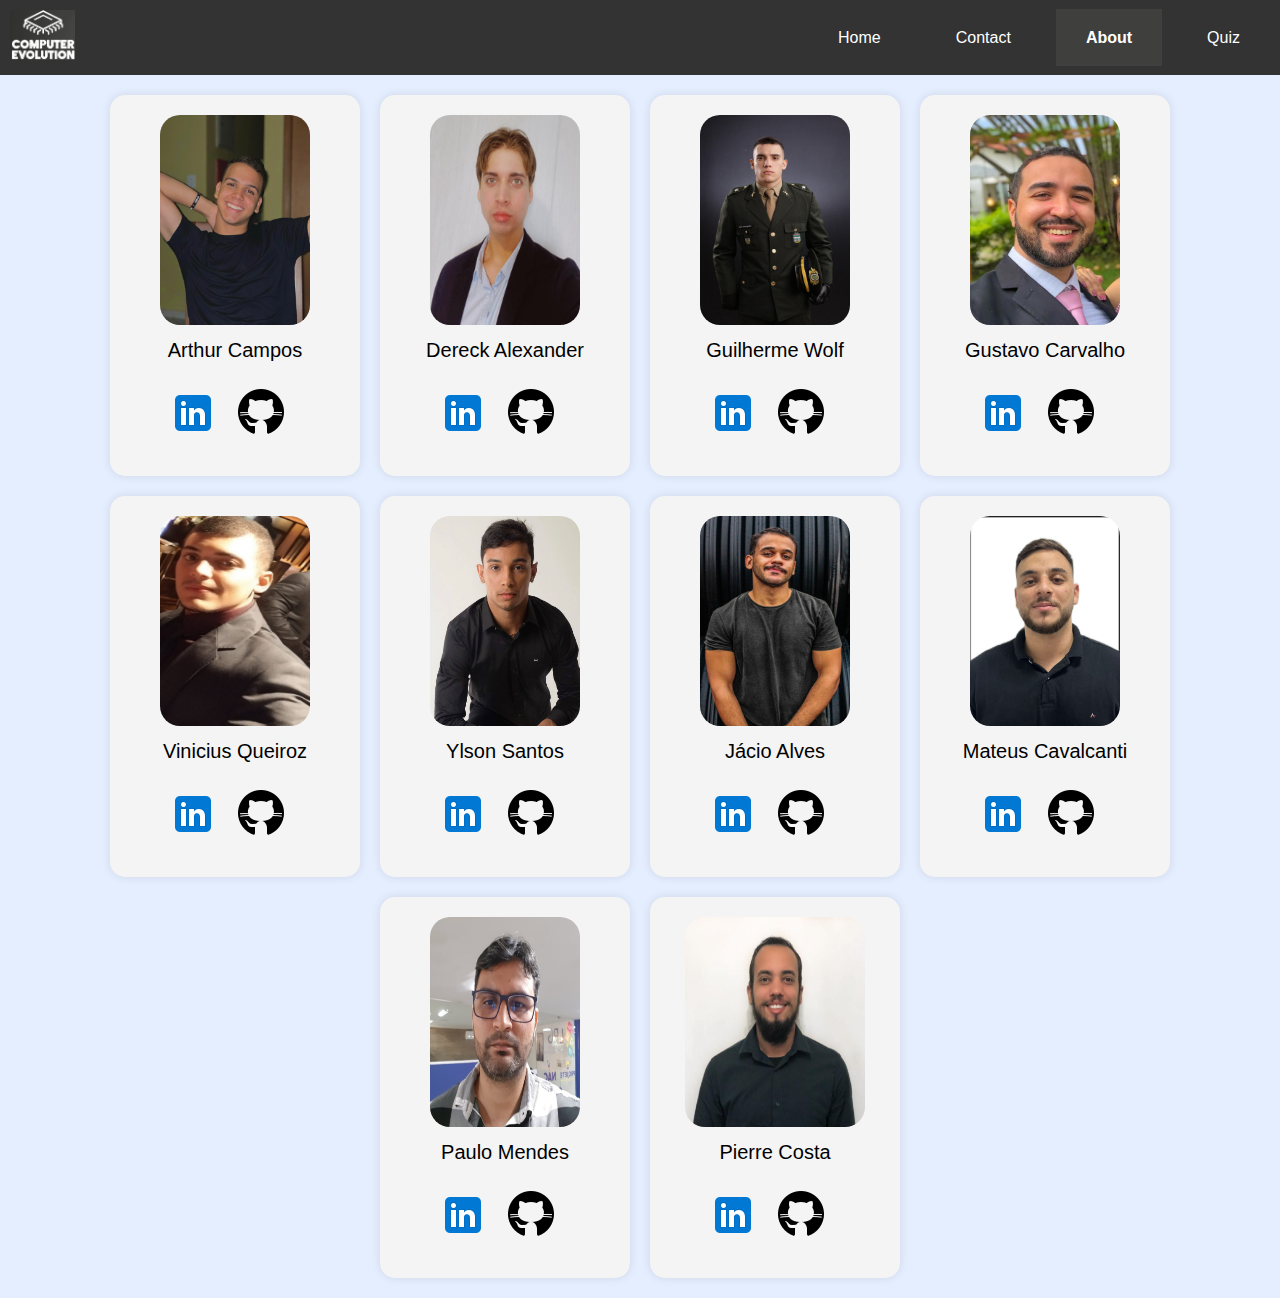
<file: about.html>
<!DOCTYPE html>
<html lang="en">
<head>
    <meta charset="UTF-8">
    <meta name="viewport" content="width=device-width, initial-scale=1.0">
    <title>Computer History</title>
    <link rel="icon" href="Assets/Icons/processor.ico">
    <link rel="stylesheet" href="css/base-styling.css">
    <link rel="stylesheet" href="css/navbar.css">
    <link rel="stylesheet" href="css/about.css">
    <link rel="stylesheet" href="css/footer.css">
</head>
<body>
    <header>
        <h3 class="logo"><a href="./index.html"><img src="Assets/Images/content/evolution-logo.png" alt="Computer Evolution Logo"></a></h3>
        <nav class="nav">
            <ul>
                <li><a class="nav-links" href="./index.html">Home</a></li>
                <li><a class="nav-links" href="./contact.html">Contact</a></li>
                <li><a class="nav-links active" href="./about.html">About</a></li>
                <li><a class="nav-links" href="./quiz.html">Quiz</a></li>
            </ul>
        </nav>
    </header>
    
    <main>
        <div class="div-1">              
            <img class="a" src="Assets/Images/arthur_ft.png" alt="Foto de Arthur Campos" width="150px" height="210px">
            <p class="a">Arthur Campos</p>
            <a class="a" href="https://www.linkedin.com/in/arthur-felipe-campos-pina-a120472b7/" target="_blank"><img src="Assets/Icons/linkedin_icon.png"></a>
            <a class="a" style="padding: 15px;" href="https://github.com/arthur5502" target="_blank"><img src="Assets/Icons/github_icon.png"></a>
        </div>
        <div class="div-2">
            <img class="a" src="Assets/Images/dereck_ft.jpg" alt="Foto de Dereck Alexander" width="150px" height="210px">
            <p class="a">Dereck Alexander</p>
            <a class="a" href="https://www.linkedin.com/in/dereck-portela-36682675/?originalSubdomain=br" target="_blank"><img src="Assets/Icons/linkedin_icon.png"></a>
            <a class="a" style="padding: 15px;" href="https://github.com/dereck-alex18" target="_blank"><img src="Assets/Icons/github_icon.png"></a>
        </div>
        <div class="div-3">
            <img class="a" src="Assets/Images/wolf_ft.jpeg" alt="Foto de Guilherme wolf" width="150px" height="210px">
            <p class="a">Guilherme Wolf</p>
            <a class="a" href="https://www.linkedin.com/in/guilherme-wolf/" target="_blank"><img src="Assets/Icons/linkedin_icon.png"></a>
            <a class="a" style="padding: 15px;" href="https://github.com/GuilhermeWolf04" target="_blank"><img src="Assets/Icons/github_icon.png"></a>
        </div>
        <div class="div-4">
            <img class="a" src="Assets/Images/gustavo_ft.jpg" alt="Foto de Gustavo" width="150px" height="210px">
            <p class="a">Gustavo Carvalho</p>
            <a class="a" href="https://www.linkedin.com/in/gustavo-carvalho-15b5932b6/" target="_blank"><img src="Assets/Icons/linkedin_icon.png"></a>
            <a class="a" style="padding: 15px;" href="https://github.com/GustavoFCarvalh0" target="_blank"><img src="Assets/Icons/github_icon.png"></a>
        </div>
        <div class="div-5"> 
            <img class="a" src="Assets/Images/vinivius_ft.jpeg" alt="Foto de Vinicius Queiroz" width="150px" height="210px">
            <p class="a">Vinicius Queiroz</p>
            <a class="a" href="https://www.linkedin.com/in/vinícius-silva-queiroz-21604a259" target="_blank"><img src="Assets/Icons/linkedin_icon.png"></a>
            <a class="a" style="padding: 15px;" href="https://github.com/SViniQ" target="_blank"><img src="Assets/Icons/github_icon.png"></a>
        </div>
        <div class="div-6">
            <img class="a" src="Assets/Images/ylson_ft.jpg" alt="Foto de Ylson" width="150px" height="210px">
            <p class="a">Ylson Santos</p>
            <a class="a" href="https://www.linkedin.com/in/ylson-santos-68176a203/" target="_blank"><img src="Assets/Icons/linkedin_icon.png"></a>
            <a class="a" style="padding: 15px;" href="https://github.com/YlsonSantos" target="_blank"><img src="Assets/Icons/github_icon.png"></a>
        </div>
        <div class="div-7">
            <img class="a" src="Assets/Images/jacio_ft.jpg" alt="Foto de Jácio" width="150px" height="210px">
            <p class="a">Jácio Alves</p>
            <a class="a" href="https://www.linkedin.com/in/jacioalves/" target="_blank"><img src="Assets/Icons/linkedin_icon.png"></a>
            <a class="a" style="padding: 15px;" href="https://github.com/JacioAlvesADS" target="_blank"><img src="Assets/Icons/github_icon.png"></a>
        </div>
        <div class="div-8">
            <img class="a" src="Assets/Images/mateus_ft.jpeg" alt="Foto de Mateus" width="150px" height="210px">
            <p class="a">Mateus Cavalcanti</p>
            <a class="a" href="https://www.linkedin.com/in/mateus-cavalcanti-705769224/" target="_blank"><img src="Assets/Icons/linkedin_icon.png"></a>
            <a class="a" style="padding: 15px;" href="https://github.com/Mateus8708/Mateus8708.github.io" target="_blank"><img src="Assets/Icons/github_icon.png"></a>
        </div>
        <div class="div-8">
            <img class="a" src="Assets/Images/paulo_ft.jpeg" alt="Foto de Paulo" width="150px" height="210px">
            <p class="a">Paulo Mendes</p>
            <a class="a" href="https://www.linkedin.com/in/paulo-mendes-a2a49459/" target="_blank"><img src="Assets/Icons/linkedin_icon.png"></a>
            <a class="a" style="padding: 15px;" href="https://github.com/PauloPRBM" target="_blank"><img src="Assets/Icons/github_icon.png"></a>
        </div>
        <div class="div-8">
            <img class="a" src="Assets/Images/pierre_ft.jpeg" alt="Foto de Pierre" width="180px" height="210px">
            <p class="a">Pierre Costa</p>
            <a class="a" href="https://www.linkedin.com/in/pierre-costa-b1b51314a/" target="_blank"><img src="Assets/Icons/linkedin_icon.png"></a>
            <a class="a" style="padding: 15px;" href="https://github.com/PiierreC" target="_blank"><img src="Assets/Icons/github_icon.png"></a>
        </div>
</file>
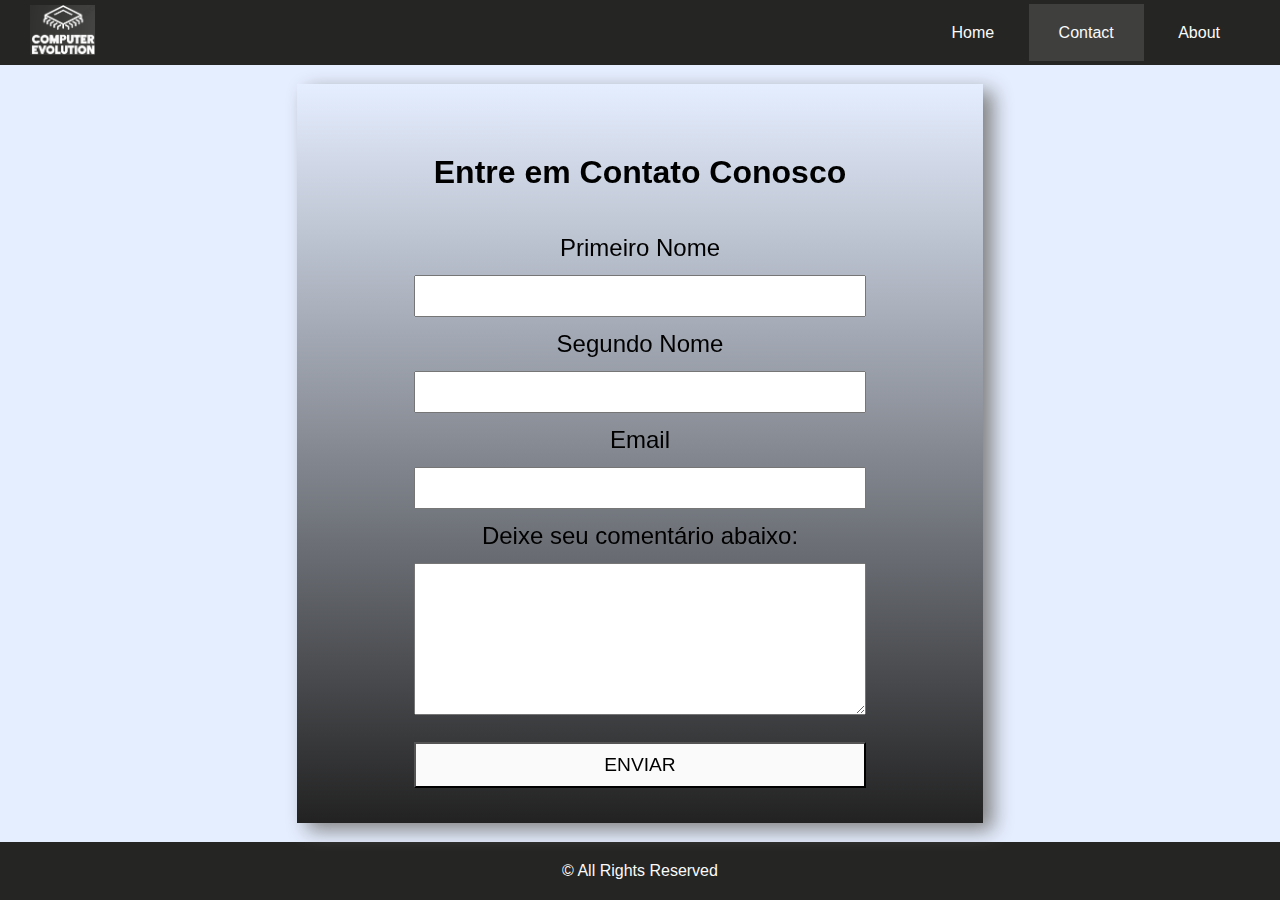
<file: contact.html>
<!DOCTYPE html>
<html lang="en">
<head>
    <meta charset="UTF-8">
    <meta name="viewport" content="width=device-width, initial-scale=1.0">
    <title>Computer History</title>
    <link rel="stylesheet" href="../css/base-styling.css"/>
    <link rel="stylesheet" href="../css/navbar.css"/>
    <link rel="stylesheet" href="../css/contact.css">
    <link rel="stylesheet" href="../css/footer.css"/>
</head>
<body>
    <header>
        <h3 class="logo"><a href="./index.html"><img src="/Assets/Images/content/evolution-logo.png" alt="Computer Evolution Logo"></a></h3>
        <nav class="nav">
            <ul>
                <li><a class="nav-links" href="./index.html">Home</a></li>
                <li><a class="nav-links active" href="./contact.html">Contact</a></li>
                <li><a class="nav-links" href="./about.html">About</a></li>
            </ul>
        </nav>
    </header>

    <main>
        <form class="form" action="">
            <h1 style="margin-top: 50px; margin-bottom: 20px;">Entre em Contato Conosco</h1> 
            <br>
            <div class="form-group">
                <label for="FirstName">Primeiro Nome</label>
                <input  id="FirstName" type="text">
            </div>
            <div class="form-group">
                <label for="SecondName">Segundo Nome</label>
                <input id="SecondName" type="text">
            </div>
            <div class="form-group">
                <label for="Email">Email</label>
                <input id="Email" type="email">
            </div>
            <div class="form-group">
                <label>Deixe seu comentário abaixo:</label>
                <textarea id="comentario" rows="5"></textarea>
            </div>
            <button class="buttoncontact">ENVIAR</button>
        </form>    
    </main>

    <footer>
        <p>© All Rights Reserved</p>
    </footer>

</body>
</html>
</file>
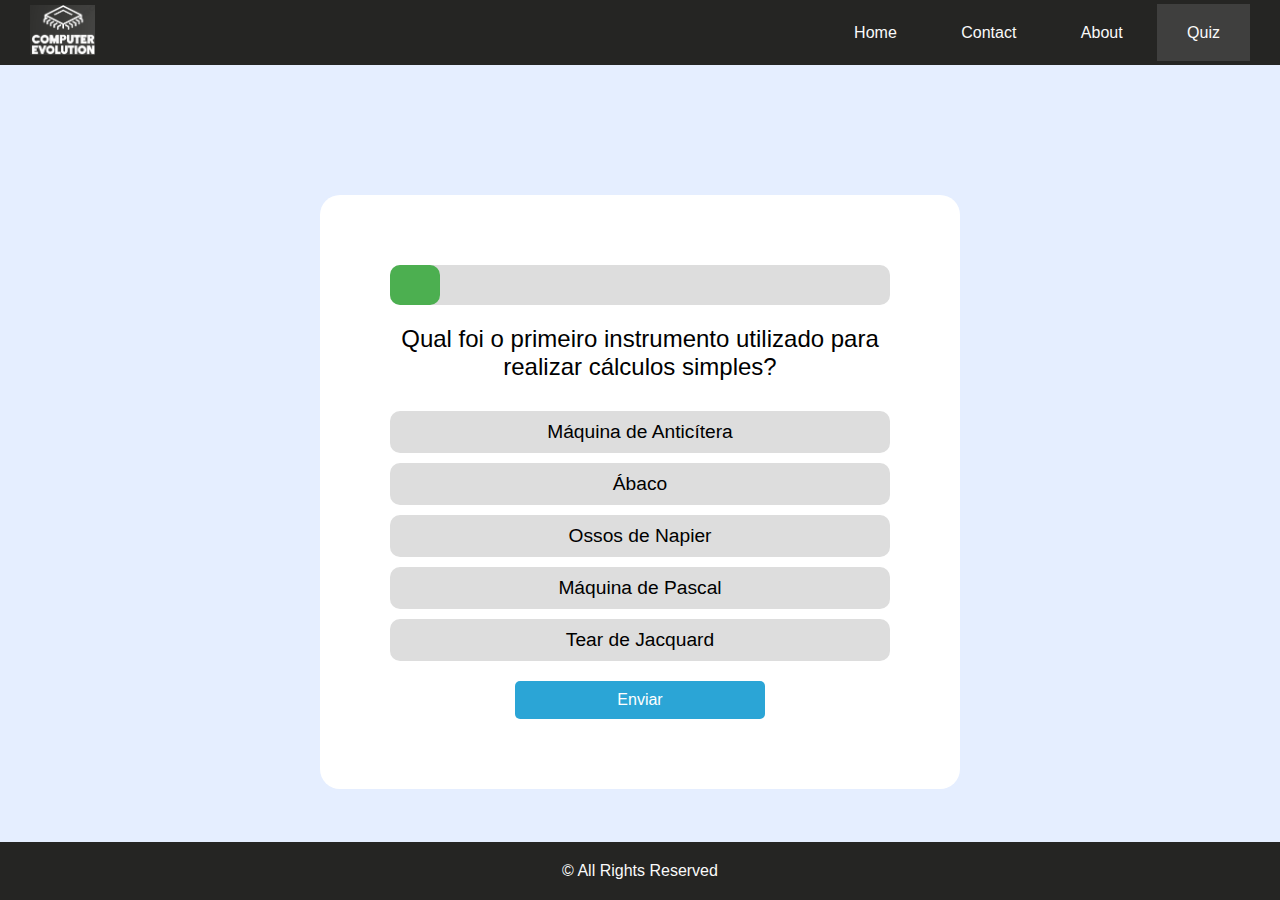
<file: quiz.html>
<!DOCTYPE html>
<html lang="en">
  <head>
    <meta charset="UTF-8" />
    <meta name="viewport" content="width=device-width, initial-scale=1.0" />
    <title>Computer History</title>
    <link rel="icon" href="Assets/Icons/processor.ico" />
    <link rel="stylesheet" href="css/base-styling.css" />
    <link rel="stylesheet" href="css/navbar.css" />
    <link rel="stylesheet" href="css/quiz.css" />
    <link rel="stylesheet" href="css/footer.css" />
  </head>
  <body>
    <header>
      <h3 class="logo">
        <a href="./index.html"
          ><img
            src="Assets/Images/content/evolution-logo.png"
            alt="Computer Evolution Logo"
        /></a>
      </h3>
      <nav class="nav">
        <ul>
          <li><a class="nav-links" href="./index.html">Home</a></li>
          <li><a class="nav-links" href="./contact.html">Contact</a></li>
          <li><a class="nav-links" href="./about.html">About</a></li>
          <li><a class="nav-links active" href="./quiz.html">Quiz</a></li>
        </ul>
      </nav>
    </header>
    

    <main class="content">
      <div class="container">
        <div class="quiz-container">
          <div id="progressBarContainer">
            <div id="progressBar"></div>
          </div>
          <div class="questionAndOptions">
          </div>
          <button class="quiz-btn" id="send">Enviar</button>
          <div class="answerVerification">
            <p id="answerExplanation"></p>
            <button class="quiz-btn" id="next">Proximo</button>
            
          </div>
        </div>
        <div class = "buttondiv"> 
        <button id="restart" class="quiz" style="display: none;">Reiniciar</button>
        </div>
        
         </div>
        </div>
      </div>
      
    </main>

    <footer>
      <p>© All Rights Reserved</p>
    </footer>

    <script src="quiz.js"></script>
  </body>
</html>
</file>
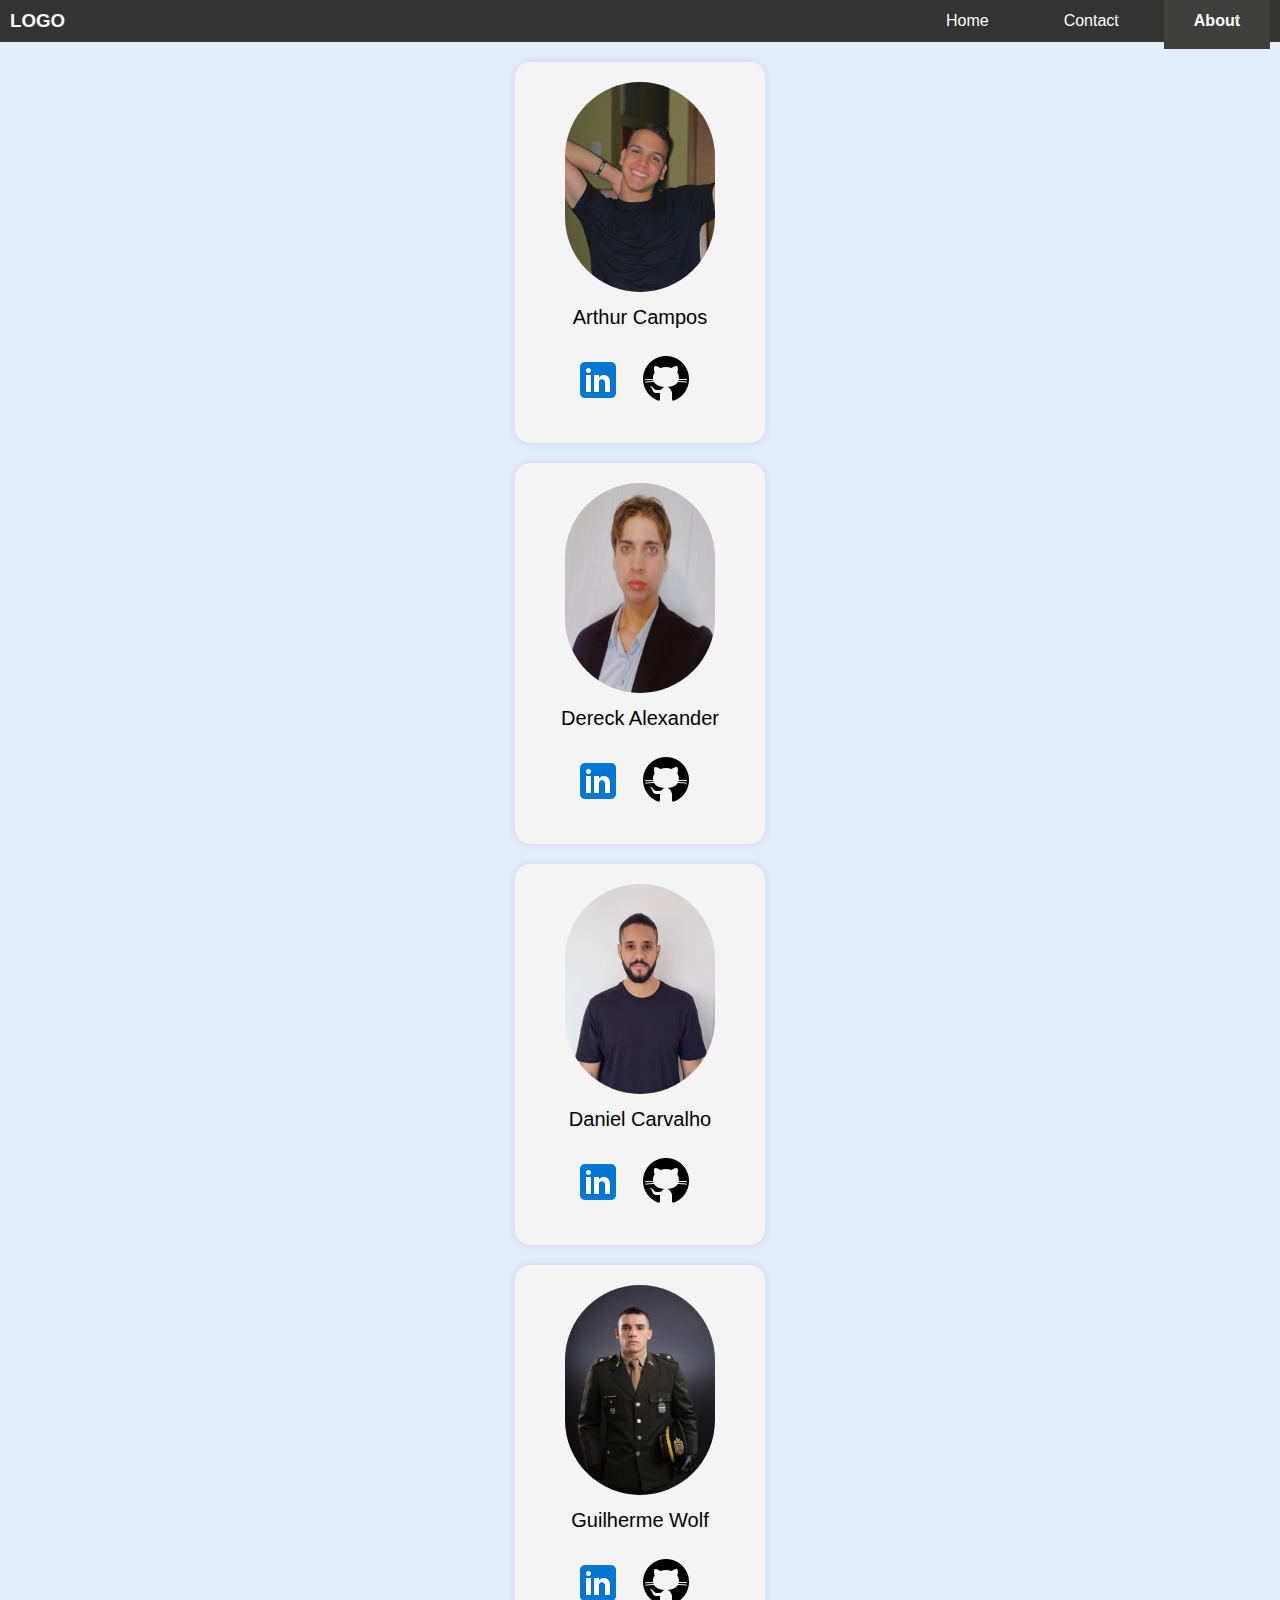
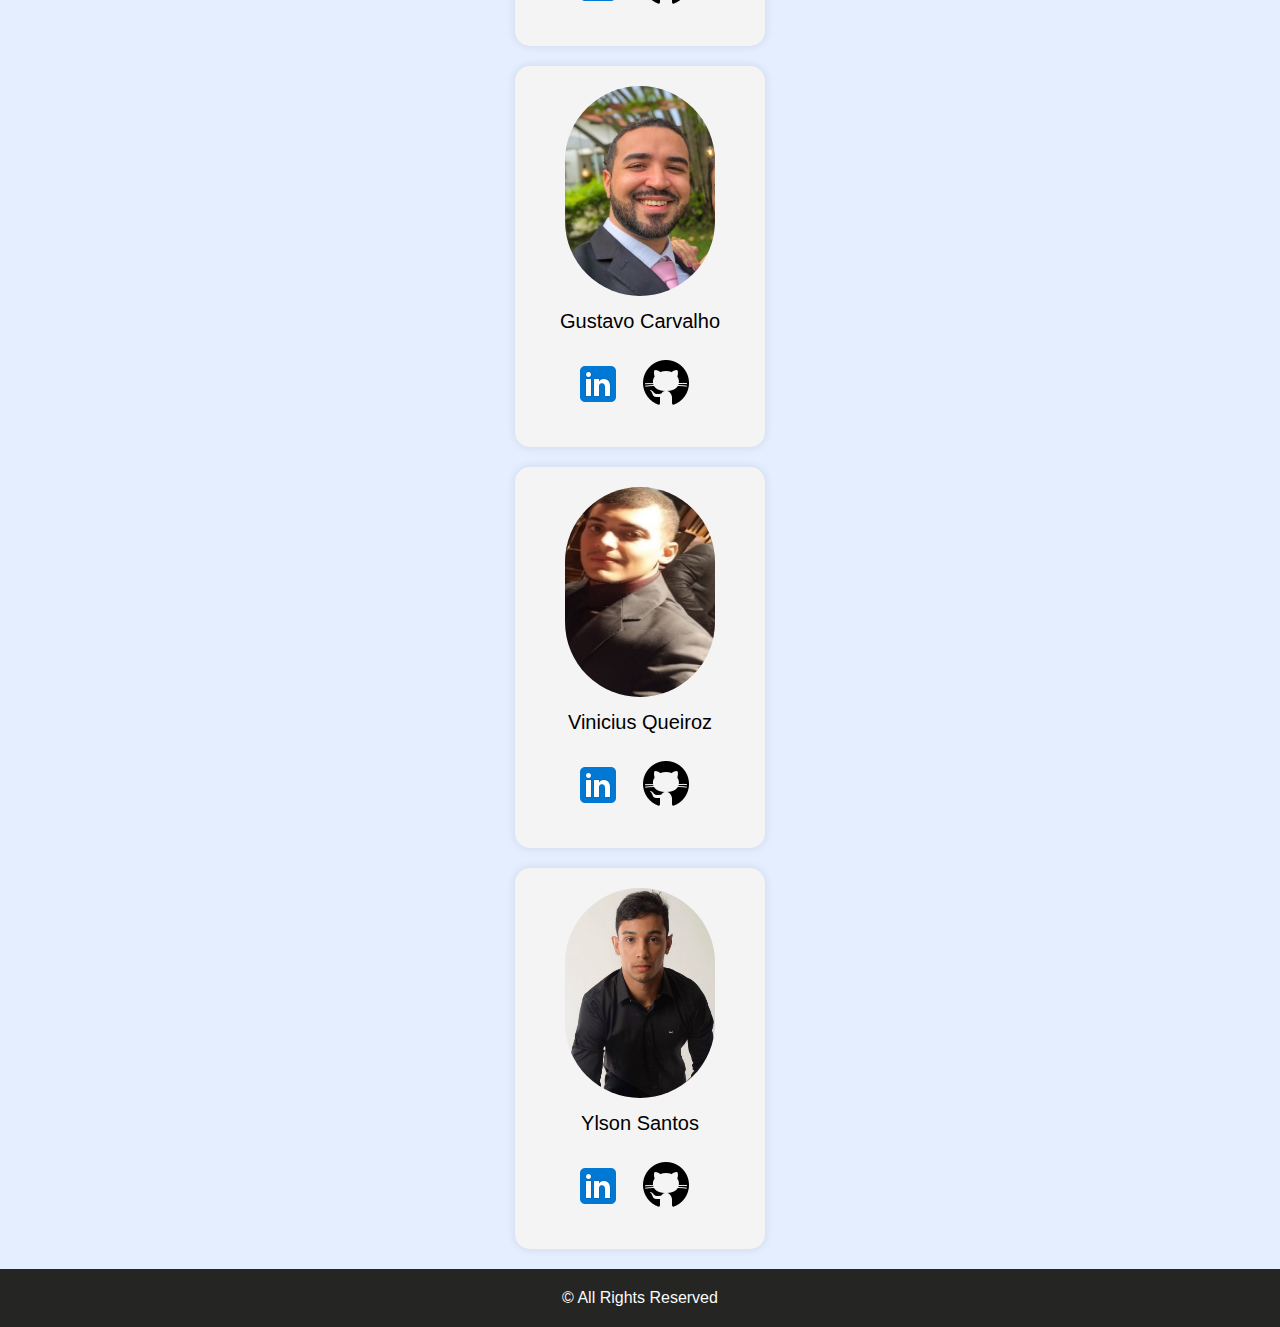
<file: html/about.html>
<!DOCTYPE html>
<html lang="en">
<head>
    <meta charset="UTF-8">
    <meta name="viewport" content="width=device-width, initial-scale=1.0">
    <title>Computer History</title>
    <link rel="stylesheet" href="../css/base-styling.css">
    <link rel="stylesheet" href="../css/navbar.css">
    <link rel="stylesheet" href="../css/about.css">
    <link rel="stylesheet" href="../css/footer.css">
</head>
<body>
    <header>
        <h3 class="logo">LOGO</h3>
        <nav class="nav">
            <ul>
                <li><a class="nav-links" href="./index.html">Home</a></li>
                <li><a class="nav-links" href="./contact.html">Contact</a></li>
                <li><a class="nav-links active" href="./about.html">About</a></li>
            </ul>
        </nav>
    </header>
    
    <main>
        <section>
            <div class="div-1">              
                <img class="a" style="border-radius: 75px;" src="../Assets/Images/arthur_ft.png" alt="Foto de Arthur Campos" width="150px" height="210px">
                <p class="a" style="font-size: 20px;">Arthur Campos</p>
                <a class="a" href="https://www.linkedin.com/in/arthur-felipe-campos-pina-a120472b7/" target="_blank"><img src="../Assets/Icons/linkedin_icon.png"></a>
                <a class="a" style="padding: 15px;" href="https://github.com/arthur5502" target="_blank"><img src="../Assets/Icons/github_icon.png"></a>
            </div>
        </section>
        <section>
            <div class="div-2">
                <img class="a" style="border-radius: 75px;" src="../Assets/Images/dereck_ft.jpg" alt="Foto de Dereck Alexander" width="150px" height="210px">
                <p class="a" style="font-size: 20px;">Dereck Alexander</p>
                <a class="a" href="https://www.linkedin.com/in/dereck-portela-36682675/?originalSubdomain=br" target="_blank"><img src="../Assets/Icons/linkedin_icon.png"></a>
                <a class="a" style="padding: 15px;" href="https://github.com/dereck-alex18" target="_blank"><img src="../Assets/Icons/github_icon.png"></a>
            </div>
        </section>
        <section>
            <div class="div-3">    
                <img class="a" style="border-radius: 75px;" src="../Assets/Images/daniel_ft.jpg" alt="Foto de Daniel" width="150px" height="210px">
                <p class="a" style="font-size: 20px;">Daniel Carvalho</p>
                <a class="a" href="https://www.linkedin.com/in/daniel-adcarvalho" target="_blank"><img src="../Assets/Icons/linkedin_icon.png"></a>
                <a class="a" style="padding: 15px;" href="https://github.com/daniel2carv" target="_blank"><img src="../Assets/Icons/github_icon.png"></a>
            </div>
        </section>
        <section>
            <div class="div-4">
                <img class="a" style="border-radius: 75px;" src="../Assets/Images/wolf_ft.jpeg" alt="Foto de Guilherme wolf" width="150px" height="210px">
                <p class="a" style="font-size: 20px;">Guilherme Wolf</p>
                <a class="a" href="https://www.linkedin.com/in/guilherme-wolf/" target="_blank"><img src="../Assets/Icons/linkedin_icon.png"></a>
                <a class="a" style="padding: 15px;" href="https://github.com/GuilhermeWolf04" target="_blank"><img src="../Assets/Icons/github_icon.png"></a>
            </div>
        </section>
        <section>
            <div class="div-5">
                <img class="a" style="border-radius: 75px;" src="../Assets/Images/gustavo_ft.jpg" alt="Foto de Gustavo" width="150px" height="210px">
                <p class="a" style="font-size: 20px;">Gustavo Carvalho</p>
                <a class="a" href="https://www.linkedin.com/in/gustavo-carvalho-15b5932b6/" target="_blank"><img src="../Assets/Icons/linkedin_icon.png"></a>
                <a class="a" style="padding: 15px;" href="https://github.com/GustavoFCarvalh0" target="_blank"><img src="../Assets/Icons/github_icon.png"></a>
            </div>  
        </section>
        <section>
            <div class="div-6"> 
                <img class="a" style="border-radius: 75px;" src="../Assets/Images/vinivius_ft.jpeg" alt="Foto de Vinicius Queiroz" width="150px" height="210px">
                <p class="a" style="font-size: 20px;">Vinicius Queiroz</p>
                <a class="a" href="https://www.linkedin.com/in/vinícius-silva-queiroz-21604a259" target="_blank"><img src="../Assets/Icons/linkedin_icon.png"></a>
                <a class="a" style="padding: 15px;" href="https://github.com/SViniQ" target="_blank"><img src="../Assets/Icons/github_icon.png"></a>
            </div>
        </section>
        <section>
            <div class="div-7">
                <img class="a" style="border-radius: 75px;" src="../Assets/Images/ylson_ft.jpg" alt="Foto de Ylson" width="150px" height="210px">
                <p class="a" style="font-size: 20px;">Ylson Santos</p>
                <a class="a" href=" https://www.linkedin.com/in/ylson-santos-68176a203/" target="_blank"><img src="../Assets/Icons/linkedin_icon.png"></a>
                <a class="a" style="padding: 15px;" href=" https://github.com/YlsonSantos" target="_blank"><img src="../Assets/Icons/github_icon.png"></a>
            </div>
        </section>
    </main>
    
    <footer>

        <p>© All Rights Reserved</p>

    </footer>
</body>
</html>
</file>
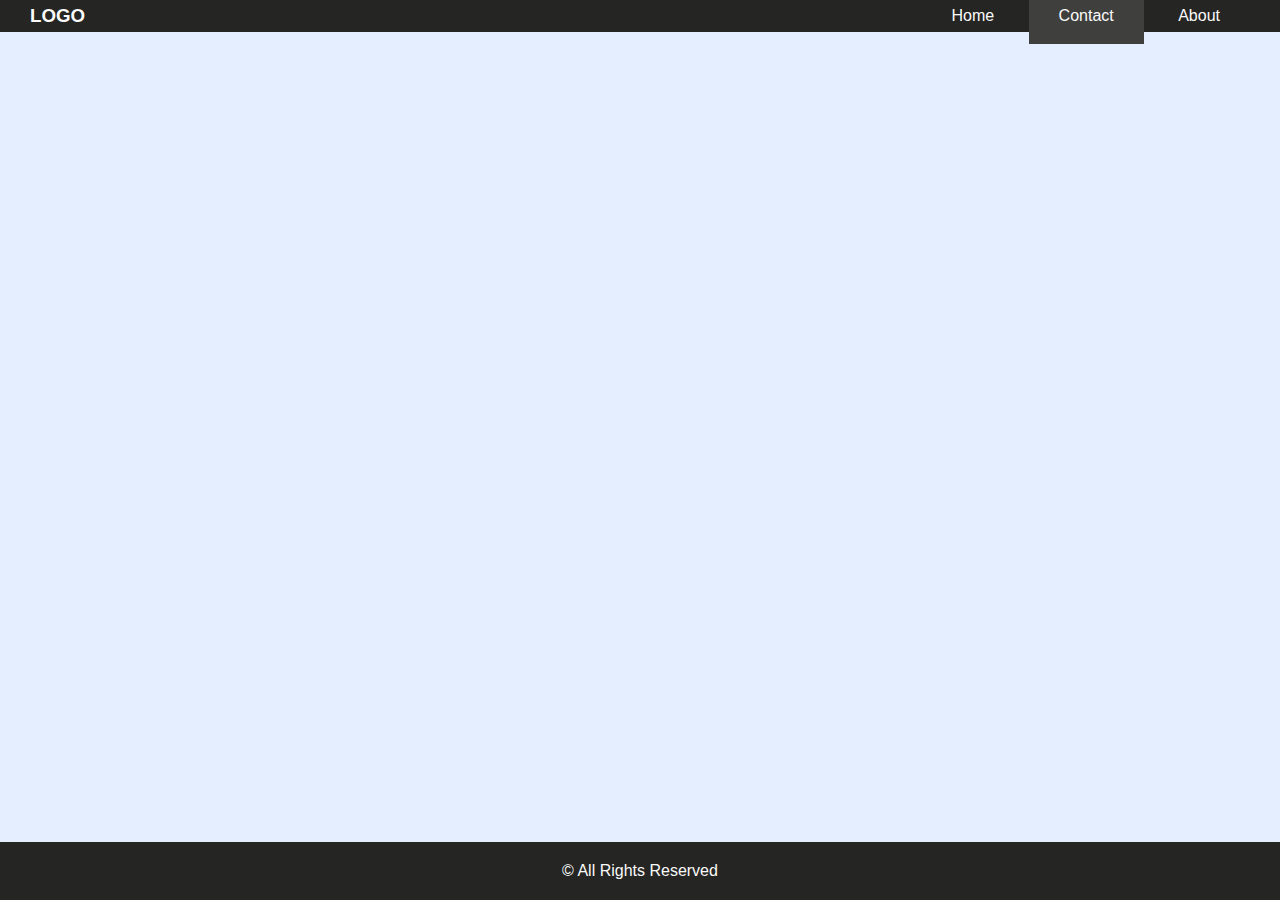
<file: html/contact.html>
<!DOCTYPE html>
<html lang="en">
<head>
    <meta charset="UTF-8">
    <meta name="viewport" content="width=device-width, initial-scale=1.0">
    <title>Computer History</title>
    <link rel="stylesheet" href="../css/base-styling.css"/>
    <link rel="stylesheet" href="../css/navbar.css"/>
    <link rel="stylesheet" href="../css/main-page.css"/>
    <link rel="stylesheet" href="../css/footer.css"/>
</head>

<body>
    <header>
        <h3 class="logo">LOGO</h3>
        <nav class="nav">
            <ul>
                <li><a class="nav-links" href="./index.html">Home</a></li>
                <li><a class="nav-links active" href="./contact.html">Contact</a></li>
                <li><a class="nav-links" href="./about.html">About</a></li>
            </ul>
        </nav>
    </header>

    <main class="content"></main>

    <footer>
        <p>© All Rights Reserved</p>
    </footer>

</body>
</html>
</file>
<file: css/base-styling.css>
*{
    margin: 0;
    padding: 0;
    box-sizing: border-box;
}

html, body{
    height: 100vh;
}

body{
    font-family: Arial, Helvetica, sans-serif;
    background-color:  #E5EEFF;
    display: flex;
    flex-direction: column;
    
}

.content{
    display: flex;
    align-items: flex-start;
    flex: 1 0 auto;   
}

.logo img{
    color: #fafafa;
    max-width: 80px;
    max-height: 50px;
}
</file>
<file: css/navbar.css>
header{
    display: flex;
    justify-content: flex-end;
    align-items: center;
    padding: 5px 30px;
    background-color: #252523;
}

header ul{
    list-style: none;
}

header ul li{
    display: inline-block;
}

.logo{
    margin-right: auto;
    color: #fafafa;
    
}

.nav-links{
    text-decoration: none;
    padding: 20px 30px;
    color: #fafafa;
    transition: all 0.2s ease;
}

.nav-links:hover {
    background-color: #3F3F3E;
    transition: all 0.2s ease;
}

.active{
    background-color: #3F3F3E;
}
</file>
<file: css/index-page.css>
.heading{
    text-align: center;
    padding: 20px;
    font-size: 2rem;
}

.content article section{
    flex: 4.5;
    padding: 15px;
    text-align: justify;
    line-height: 1.5rem;
    font-size: 1.2rem;
    border-left: 1px solid #222;
    max-width: 1080px;
    margin-left: 30px;
}

.navigation-menu{
    flex: 0.5;
    position: sticky;
    top: 10px;
}

.content .navigation-menu li{
    text-decoration: none;
    padding: 20px;
}

.content .navigation-menu li a{
    text-decoration: none;
    font-size: 1.5rem;
    color: #222;
    transition: all 0.3s ease;
}

.content .navigation-menu li a:hover{
    text-decoration: underline;
    transition: all 0.3s ease;
}
</file>
<file: css/footer.css>
footer{
    text-align: center;
    padding: 20px;
    background-color: #252523;
    color: #fafafa;
}
</file>
<file: css/about.css>
/* Estilos gerais */
body {
    margin: 0;
    font-family: Arial, sans-serif;
}

/* Estilos de navegação */
header {
    display: flex;
    justify-content: space-between;
    align-items: center;
    background-color: #333;
    color: white;
    padding: 10px;
}

.logo img {
    height: 50px;
}

.nav ul {
    list-style-type: none;
    margin: 0;
    padding: 0;
    display: flex;
    gap: 15px;
}

.nav-links {
    color: white;
    text-decoration: none;
}

.nav-links.active {
    font-weight: bold;
}

/* Estilos principais */
main {
    display: flex;
    flex-wrap: wrap;
    justify-content: center;
    gap: 20px;
    padding: 20px;
}

section {
    display: flex;
    justify-content: center;
    width: 100%;
}

.div-1, .div-2, .div-3, .div-4, .div-5, .div-6, .div-7, .div-8 {
    background-color: #f4f4f4;
    border-radius: 15px;
    padding: 20px;
    text-align: center;
    box-shadow: 0 0 10px rgba(0, 0, 0, 0.1);
    width: 250px;
}

.div-1 img, .div-2 img, .div-3 img, .div-4 img, .div-5 img, .div-6 img, .div-7 img, .div-8 img {
    border-radius: 20px;
}

.div-1 p, .div-2 p, .div-3 p, .div-4 p, .div-5 p, .div-6 p, .div-7 p, .div-8 p {
    font-size: 20px;
    margin-top: 10px;
}

.div-1 a, .div-2 a, .div-3 a, .div-4 a, .div-5 a, .div-6 a, .div-7 a, .div-8 a {
    display: inline-block;
    margin-top: 10px;
}

/* Estilos de rodapé */
footer {
    text-align: center;
    padding: 10px;
    background-color: #333;
    color: white;
}
</file>
<file: css/contact.css>
main{
    margin: auto;
    padding: 20px;
    text-align: center;
    filter: drop-shadow(10px 7px 10px gray);
    background-image: linear-gradient(to top, #222, #E5EEFF);
}

.form-group label, input, textarea {
    display: inline-block;
    width: 70%;
    font-size: 1.5rem;
    margin-bottom: 8px;
    padding: 5px;
}

.buttoncontact {
    background-color: #fafafa;
    padding: 10px;
    margin: 15px 0px;
    width: 70%;
    cursor: pointer;
    font-size: 1.2rem;
    transition: all 0.3s ease;
}

.buttoncontact:hover {
    background-color: #bbb;
    transition: all 0.3s ease;
}


#comentario {
    overflow-y: auto;
}
</file>
<file: css/quiz.css>
.container{
    padding-top:100px;
    width: 100%;
    margin: 0 auto;
}

.quiz-container{
    margin: 30px auto;
    padding: 50px;
    text-align: center;
    width: 50%;
    background-color: white;
    border-radius: 20px;
}

.question{
    font-size: 1.5rem;
    margin-bottom: 20px;
}

.answers{
    display: flex;
    flex-wrap: wrap;
    justify-content: space-between;
    margin-bottom: 20px;
}


.answerVerification p{
    padding: 20px;
    margin: 15px 5px;
    font-size: 1.2rem;
    color: #fff
}

.answer{
    display: flex;
    flex-direction: column;
}

.answer input{
    display: none;
} 

.answer label{
    display: inline-block;
    font-size: 1.2rem;
    margin-top: 10px;
    cursor: pointer;
    background-color: #ddd;
    border-radius:10px;
    padding: 10px;
}

.answer label:hover{
    background-color: #46dbaf;
    box-shadow: 0px 5px 10px 3px rgba(138, 138, 138, 0.2);

    
}


.quiz-btn {
    background-color: #4caf50;
    color: white;
    border: none;
    padding: 10px 20px;
    font-size: 16px;
    cursor: pointer;
    border-radius: 4px;
    transition: background-color 0.3s;
    margin-top: 10px;
    width: 100px;
  }
  
  .buttondiv {
    display: flex;
    justify-content: center;
    margin-top: 20px;
    
  }
  .quiz-container {
    padding: 70px;
    text-align: center;
  }
  
  #restart {
    background-color: #46dbaf;
    display: block;
    margin: 0 auto;
  }
  
  #restart:hover {
    background-color: #29662b;
  }


.answer input[type="radio"]:checked + label{
    background-color: #46dbaf;
}
.quiz{
    width: 50%;
    margin-top: 20px;
    padding: 10px;
    cursor: pointer;
    border: none;
    background: #0b98d0de;
    border-radius: 5px;
    font-size: 1rem;
    color: #fff;
    justify-content: center;
}

.quiz-btn{
    width: 50%;
    margin-top: 20px;
    padding: 10px;
    cursor: pointer;
    border: none;
    background: #0b98d0de;
    border-radius: 5px;
    font-size: 1rem;
    color: #fff;
    justify-content: center;
}

.quiz-btn:hover{
    background-color: #0f0f0fde;
    color: white;
}

#progressBarContainer{
    width: 100%;
    height: 40px;
    background-color: #ddd;
    border: none;
    border-radius: 10px;
    margin-bottom: 20px;
}

#progressBar{
    height: 40px;
    background-color: #4caf50;
    border-radius: 10px;
    width: 0%;
    transition: width 0.5s;
}

#correctAnswer{
    font-weight: bold;
}

#quizResult{
    font-size: 1.5rem;
}
</file>
<file: css/main-page.css>
*{
    margin: 0;
    padding: 0;
    box-sizing: border-box;
}

body{
    font-family: Arial, Helvetica, sans-serif;
    background-color:  #E5EEFF;
    
}

.content{
    display: flex;
    align-items: flex-start;
    
}

.navigation-menu{
    flex: 0.5;
}

.content h1{
    text-align: center;
    padding: 20px;
    font-size: 2rem;
}

.content article{
    flex: 4.5;
    padding: 15px;
    text-align: justify;
    line-height: 1.5rem;
    font-size: 1.2rem;
    border-left: 1px solid #222;
}

.content .navigation-menu li{
    text-decoration: none;
    padding: 20px;
}

.content .navigation-menu li a{
    text-decoration: none;
    font-size: 1.5rem;
    color: #222;
    transition: all 0.3s ease;
}

.content .navigation-menu li a:hover{
    text-decoration: underline;
    transition: all 0.3s ease;
    
}
</file>
